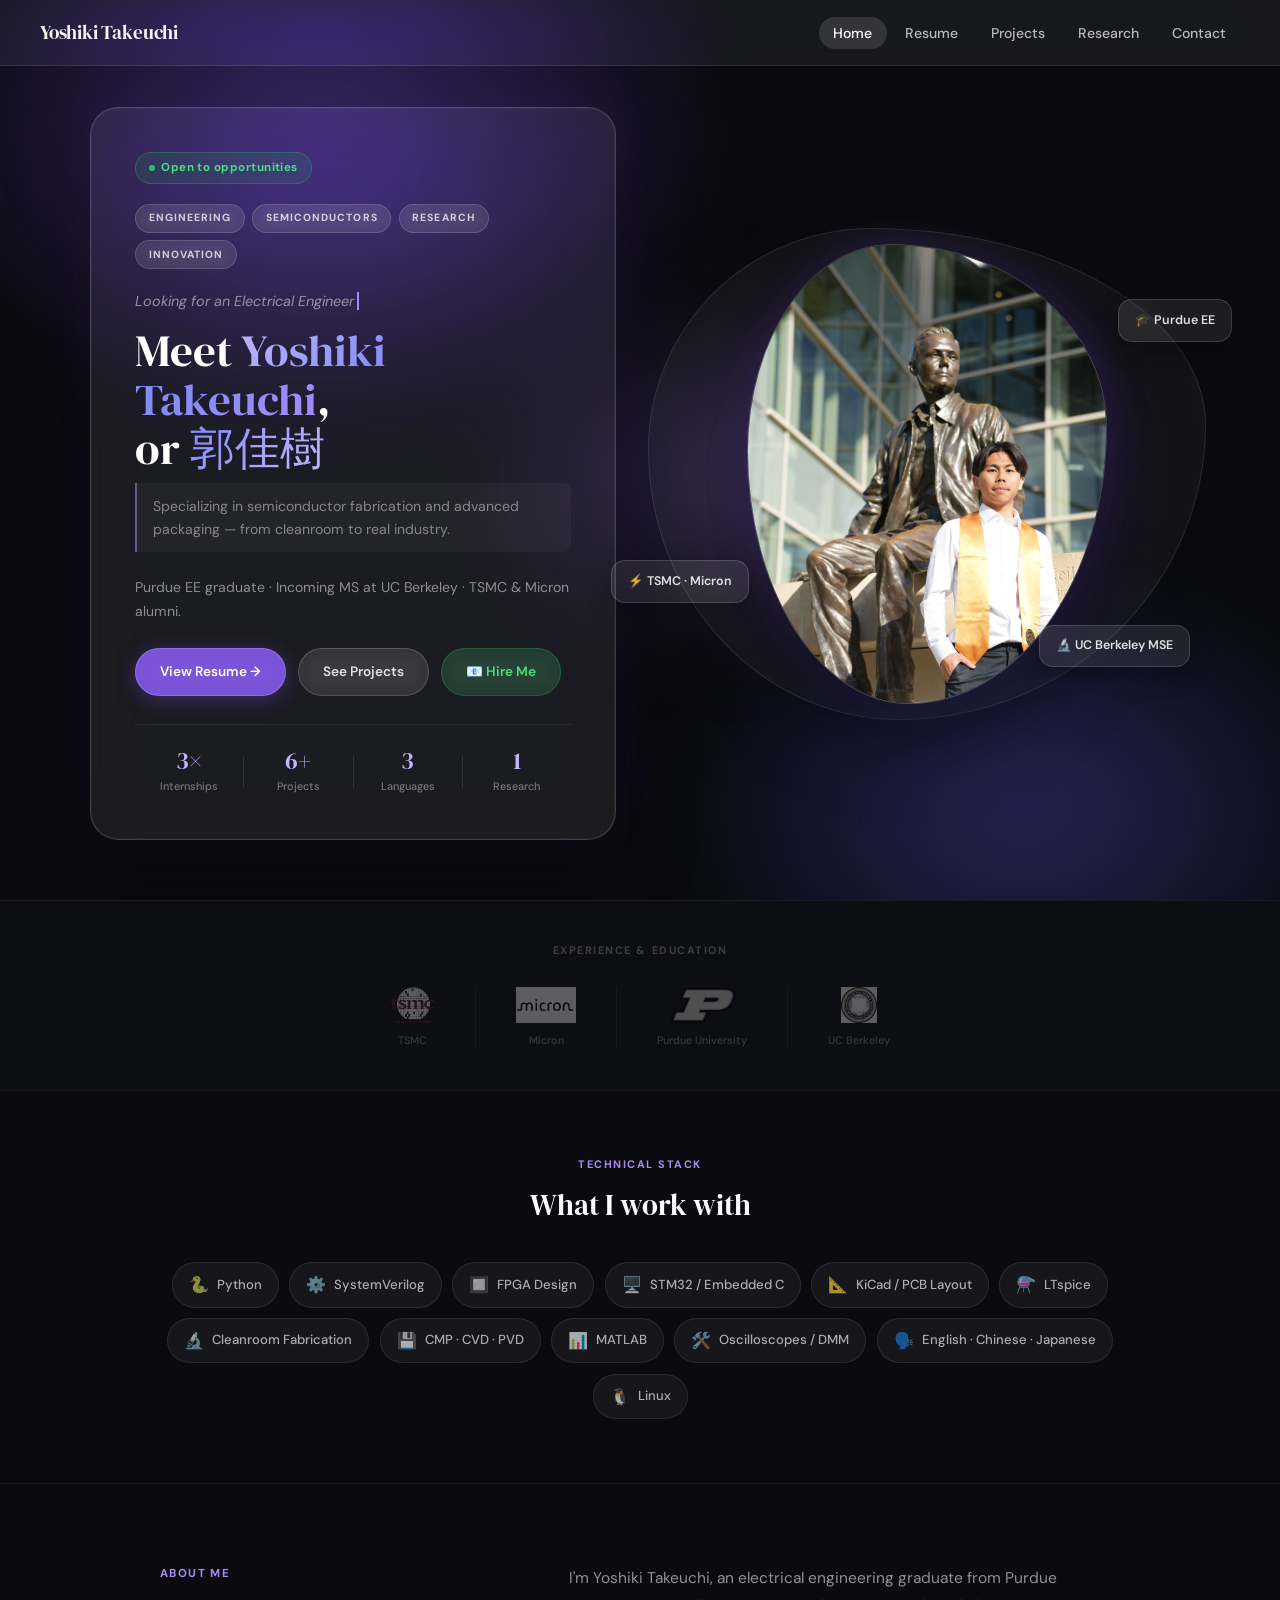
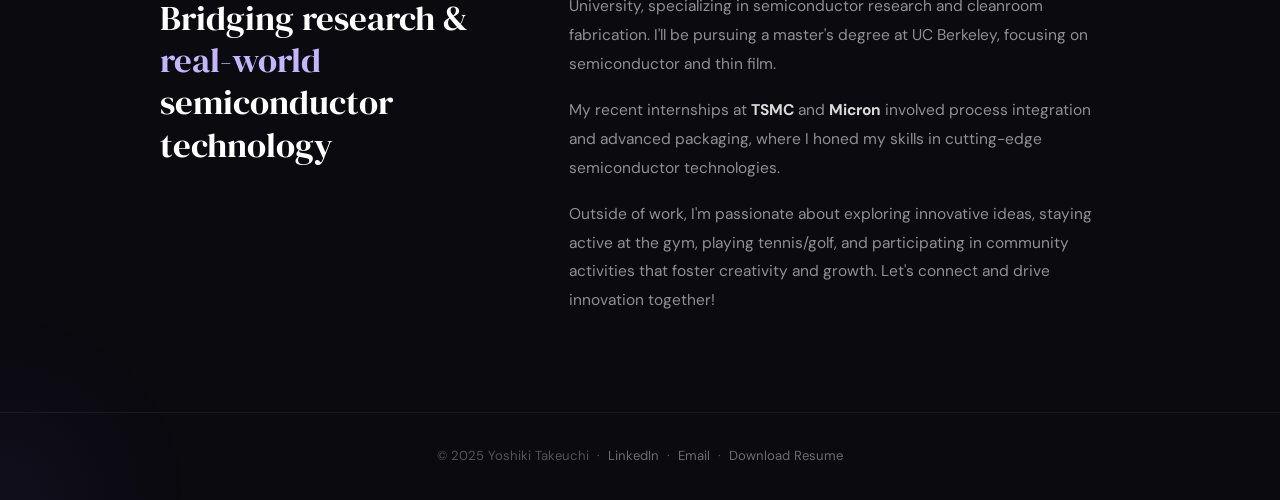
<file: index.html>
<!DOCTYPE html>
<html lang="en">
<head>
  <meta charset="UTF-8" />
  <meta name="viewport" content="width=device-width, initial-scale=1.0" />
  <title>Yoshiki Takeuchi — Electrical Engineer</title>
  <link rel="stylesheet" href="styles.css" />
  <link href="https://fonts.googleapis.com/css2?family=DM+Sans:wght@400;500;600;700&family=DM+Serif+Display:ital@0;1&display=swap" rel="stylesheet">
  <style>
    * { margin: 0; padding: 0; box-sizing: border-box; }
    body { background: #0a0a0f; color: #fff; font-family: 'DM Sans', sans-serif; overflow-x: hidden; }

    /* ── Navbar ── */
    .navbar {
      position: fixed;
      top: 0; left: 0; right: 0;
      z-index: 200;
      display: flex;
      justify-content: space-between;
      align-items: center;
      padding: 1rem 2.5rem;
      background: rgba(255,255,255,0.06);
      backdrop-filter: blur(24px) saturate(180%);
      -webkit-backdrop-filter: blur(24px) saturate(180%);
      border-bottom: 1px solid rgba(255,255,255,0.1);
    }
    .navbar .logo {
      font-family: 'DM Serif Display', serif;
      font-size: 1.2rem;
      color: rgba(255,255,255,0.95);
    }
    .navbar ul { list-style: none; display: flex; gap: 0.25rem; margin: 0; padding: 0; }
    .navbar a {
      text-decoration: none;
      color: rgba(255,255,255,0.7);
      font-size: 0.88rem; font-weight: 500;
      padding: 0.45rem 0.9rem;
      border-radius: 100px;
      transition: all 0.2s ease;
    }
    .navbar a:hover, .navbar a.active {
      color: #fff;
      background: rgba(255,255,255,0.12);
    }
    .nav-toggle {
      display: none; flex-direction: column; gap: 5px;
      cursor: pointer; background: none; border: none; padding: 4px;
    }
    .nav-toggle span {
      display: block; width: 22px; height: 2px;
      background: rgba(255,255,255,0.8); border-radius: 2px;
    }

    /* ══════════════════════
       HERO
       ══════════════════════ */
    .hero {
      min-height: 100vh;
      position: relative;
      display: flex;
      align-items: center;
      justify-content: center;
      overflow: hidden;
      padding: 6rem 2rem 3rem;
    }

    .hero-bg { position: absolute; inset: 0; z-index: 0; background: #0a0a0f; }
    .hero-bg::before {
      content: '';
      position: absolute;
      top: -20%; left: -10%;
      width: 70%; height: 70%;
      background: radial-gradient(ellipse, rgba(107,70,193,0.5) 0%, transparent 65%);
      animation: bgFloat1 10s ease-in-out infinite alternate;
      filter: blur(40px);
    }
    .hero-bg::after {
      content: '';
      position: absolute;
      bottom: -20%; right: -10%;
      width: 60%; height: 60%;
      background: radial-gradient(ellipse, rgba(76,81,191,0.4) 0%, transparent 65%);
      animation: bgFloat2 12s ease-in-out infinite alternate;
      filter: blur(40px);
    }
    .hero-bg-extra {
      position: absolute;
      top: 30%; left: 35%;
      width: 45%; height: 45%;
      background: radial-gradient(ellipse, rgba(159,122,234,0.25) 0%, transparent 65%);
      animation: bgFloat3 8s ease-in-out infinite alternate;
      filter: blur(50px);
      pointer-events: none;
    }
    @keyframes bgFloat1 { from { transform: translate(0,0) scale(1); } to { transform: translate(8%,10%) scale(1.15); } }
    @keyframes bgFloat2 { from { transform: translate(0,0) scale(1); } to { transform: translate(-8%,-6%) scale(1.1); } }
    @keyframes bgFloat3 { from { transform: translate(0,0) scale(1); } to { transform: translate(5%,-8%) scale(1.2); } }

    .hero-inner {
      position: relative; z-index: 2;
      max-width: 1100px; width: 100%;
      display: grid;
      grid-template-columns: 1fr 1fr;
      gap: 3rem;
      align-items: center;
    }

    /* ── Glass card ── */
    .hero-card {
      background: rgba(255,255,255,0.07);
      backdrop-filter: blur(32px) saturate(160%);
      -webkit-backdrop-filter: blur(32px) saturate(160%);
      border: 1px solid rgba(255,255,255,0.15);
      border-radius: 28px;
      padding: 2.75rem;
      box-shadow: 0 0 0 1px rgba(255,255,255,0.05) inset, 0 32px 80px rgba(0,0,0,0.4), 0 0 60px rgba(107,70,193,0.15);
      animation: cardIn 0.9s cubic-bezier(0.34,1.2,0.64,1) both;
    }
    @keyframes cardIn {
      from { opacity: 0; transform: translateY(30px) scale(0.97); }
      to   { opacity: 1; transform: translateY(0) scale(1); }
    }

    .tags { display: flex; flex-wrap: wrap; gap: 0.45rem; margin-bottom: 1.25rem; }
    .tags span {
      background: rgba(255,255,255,0.08);
      border: 1px solid rgba(255,255,255,0.15);
      color: rgba(255,255,255,0.75);
      font-size: 0.65rem; font-weight: 700; letter-spacing: 0.1em;
      padding: 0.3rem 0.8rem; border-radius: 100px; text-transform: uppercase;
      backdrop-filter: blur(10px); transition: all 0.2s ease;
    }
    .tags span:hover { background: rgba(107,70,193,0.4); color: #fff; border-color: rgba(107,70,193,0.6); }

    /* Open to work badge */
    .open-badge {
      display: inline-flex;
      align-items: center;
      gap: 0.4rem;
      background: rgba(34,197,94,0.12);
      border: 1px solid rgba(34,197,94,0.3);
      color: #4ade80;
      font-size: 0.72rem;
      font-weight: 700;
      padding: 0.3rem 0.8rem;
      border-radius: 100px;
      margin-bottom: 1.25rem;
      letter-spacing: 0.04em;
    }
    .open-dot {
      width: 6px; height: 6px;
      border-radius: 50%;
      background: #22c55e;
      animation: pulse 2s infinite;
    }
    @keyframes pulse {
      0%,100% { box-shadow: 0 0 0 0 rgba(34,197,94,0.4); }
      50%      { box-shadow: 0 0 0 5px rgba(34,197,94,0); }
    }

    .hero-subtitle {
      font-size: 0.9rem; color: rgba(255,255,255,0.5);
      margin-bottom: 0.75rem; min-height: 1.4rem; font-style: italic;
    }

    .hero-card h1 {
      font-family: 'DM Serif Display', serif;
      font-size: clamp(2.2rem, 3.5vw, 3.2rem);
      font-weight: 400; line-height: 1.1;
      color: #fff; margin-bottom: 0.6rem;
    }

    /* One-liner tagline */
    .hero-tagline {
      font-size: 0.88rem;
      color: rgba(255,255,255,0.45);
      line-height: 1.6;
      margin-bottom: 1.5rem;
      padding: 0.75rem 1rem;
      background: rgba(255,255,255,0.04);
      border-left: 2px solid rgba(167,139,250,0.5);
      border-radius: 0 8px 8px 0;
    }

    .gradient-text {
      background: linear-gradient(135deg, #c4b5fd, #818cf8, #a78bfa);
      -webkit-background-clip: text; -webkit-text-fill-color: transparent; background-clip: text;
    }
    .gradient-text-alt {
      background: linear-gradient(135deg, #818cf8, #c4b5fd);
      -webkit-background-clip: text; -webkit-text-fill-color: transparent; background-clip: text;
    }

    .hero-bio {
      font-size: 0.88rem; color: rgba(255,255,255,0.5);
      line-height: 1.7; margin-bottom: 1.5rem;
    }

    .buttons { display: flex; gap: 0.75rem; flex-wrap: wrap; margin-bottom: 1.75rem; }

    .btn-glass-primary {
      background: rgba(139,92,246,0.85); backdrop-filter: blur(10px);
      color: #fff; padding: 0.7rem 1.5rem; border-radius: 100px;
      font-weight: 600; font-size: 0.85rem; text-decoration: none;
      border: 1px solid rgba(167,139,250,0.5);
      box-shadow: 0 4px 20px rgba(107,70,193,0.4);
      transition: all 0.25s ease;
    }
    .btn-glass-primary:hover { background: rgba(139,92,246,1); transform: translateY(-2px); box-shadow: 0 8px 30px rgba(107,70,193,0.6); }

    .btn-glass-outline {
      background: rgba(255,255,255,0.07); backdrop-filter: blur(10px);
      color: rgba(255,255,255,0.85); padding: 0.7rem 1.5rem; border-radius: 100px;
      font-weight: 600; font-size: 0.85rem; text-decoration: none;
      border: 1px solid rgba(255,255,255,0.18); transition: all 0.25s ease;
    }
    .btn-glass-outline:hover { background: rgba(255,255,255,0.12); transform: translateY(-2px); }

    .btn-glass-hire {
      background: rgba(34,197,94,0.15); backdrop-filter: blur(10px);
      color: #4ade80; padding: 0.7rem 1.5rem; border-radius: 100px;
      font-weight: 600; font-size: 0.85rem; text-decoration: none;
      border: 1px solid rgba(34,197,94,0.3); transition: all 0.25s ease;
    }
    .btn-glass-hire:hover { background: rgba(34,197,94,0.25); transform: translateY(-2px); box-shadow: 0 8px 20px rgba(34,197,94,0.2); }

    /* Stats */
    .hero-stats { display: flex; gap: 0; align-items: center; padding-top: 1.5rem; border-top: 1px solid rgba(255,255,255,0.08); }
    .stat { flex: 1; display: flex; flex-direction: column; align-items: center; text-align: center; }
    .stat-number { font-family: 'DM Serif Display', serif; font-size: 1.5rem; color: #c4b5fd; line-height: 1; }
    .stat-label { font-size: 0.68rem; color: rgba(255,255,255,0.4); font-weight: 500; margin-top: 0.25rem; white-space: nowrap; }
    .stat-divider { width: 1px; height: 32px; background: rgba(255,255,255,0.1); }

    /* ── Image panel ── */
    .hero-image-panel {
      position: relative; display: flex;
      justify-content: center; align-items: center;
      animation: imgIn 1s cubic-bezier(0.34,1.2,0.64,1) 0.15s both;
    }
    @keyframes imgIn { from { opacity: 0; transform: translateY(40px) scale(0.95); } to { opacity: 1; transform: translateY(0) scale(1); } }

    .hero-image-panel::before {
      content: ''; position: absolute; inset: -16px;
      border-radius: 40% 60% 55% 45% / 45% 40% 60% 55%;
      background: rgba(255,255,255,0.04);
      border: 1px solid rgba(255,255,255,0.1);
      backdrop-filter: blur(8px);
      animation: morphBlob 9s ease-in-out infinite; z-index: 0;
    }
    .hero-image-panel::after {
      content: ''; position: absolute; inset: 20px;
      border-radius: 40% 60% 55% 45% / 45% 40% 60% 55%;
      background: radial-gradient(ellipse, rgba(107,70,193,0.5) 0%, transparent 70%);
      filter: blur(30px);
      animation: morphBlob 9s ease-in-out infinite; z-index: 0;
    }
    .hero-image-panel img {
      position: relative; z-index: 1;
      width: 85%; max-width: 360px; height: 460px;
      object-fit: cover; object-position: center top;
      border-radius: 40% 60% 55% 45% / 45% 40% 60% 55%;
      border: 1px solid rgba(255,255,255,0.2);
      box-shadow: 0 30px 80px rgba(0,0,0,0.5), 0 0 40px rgba(107,70,193,0.3);
      animation: morphBlob 9s ease-in-out infinite, floatImg 6s ease-in-out infinite;
    }
    @keyframes morphBlob {
      0%,100% { border-radius: 40% 60% 55% 45% / 45% 40% 60% 55%; }
      33%      { border-radius: 58% 42% 40% 60% / 60% 55% 45% 40%; }
      66%      { border-radius: 45% 55% 60% 40% / 40% 60% 45% 55%; }
    }
    @keyframes floatImg {
      0%,100% { transform: translateY(0) rotate(0deg); }
      50%      { transform: translateY(-12px) rotate(0.5deg); }
    }

    .chip {
      position: absolute;
      background: rgba(255,255,255,0.08); backdrop-filter: blur(16px);
      border: 1px solid rgba(255,255,255,0.15); border-radius: 14px;
      padding: 0.6rem 1rem; font-size: 0.78rem; font-weight: 600;
      color: rgba(255,255,255,0.85); box-shadow: 0 8px 24px rgba(0,0,0,0.3);
      white-space: nowrap; z-index: 3; animation: floatChip 4s ease-in-out infinite;
    }
    .chip-1 { top: 12%; right: -8%; animation-delay: 0s; }
    .chip-2 { bottom: 22%; left: -10%; animation-delay: 1.5s; }
    .chip-3 { bottom: 8%; right: 0%; animation-delay: 0.8s; }
    @keyframes floatChip { 0%,100% { transform: translateY(0); } 50% { transform: translateY(-7px); } }

    /* ══════════════════════
       COMPANY LOGOS BAR
       ══════════════════════ */
    .logos-section {
      background: #0d0d14;
      padding: 2.5rem 2rem;
      border-top: 1px solid rgba(255,255,255,0.05);
      border-bottom: 1px solid rgba(255,255,255,0.05);
    }

    .logos-inner {
      max-width: 960px;
      margin: 0 auto;
    }

    .logos-label {
      text-align: center;
      font-size: 0.68rem;
      font-weight: 700;
      letter-spacing: 0.14em;
      text-transform: uppercase;
      color: rgba(255,255,255,0.2);
      margin-bottom: 1.75rem;
    }

    .logos-row {
      display: flex;
      align-items: center;
      justify-content: center;
      gap: 0;
      flex-wrap: wrap;
    }

    .logo-item {
      display: flex;
      flex-direction: column;
      align-items: center;
      gap: 0.5rem;
      padding: 0 2.5rem;
      border-right: 1px solid rgba(255,255,255,0.07);
      transition: opacity 0.3s ease;
      opacity: 0.55;
    }

    .logo-item:last-child { border-right: none; }
    .logo-item:hover { opacity: 1; }

    .logo-item img {
      height: 36px;
      width: auto;
      object-fit: contain;
      filter: brightness(1.1) saturate(0.2) contrast(1.1);
      opacity: 0.6;
      transition: all 0.3s ease;
    }

    .logo-item:hover img {
      filter: brightness(1.2) saturate(1) contrast(1);
      opacity: 1;
    }

    .logo-item span {
      font-size: 0.68rem;
      color: rgba(255,255,255,0.3);
      font-weight: 500;
      white-space: nowrap;
    }

    /* ══════════════════════
       SKILLS ROW
       ══════════════════════ */
    .skills-section {
      background: #0a0a0f;
      padding: 4rem 2rem;
    }

    .skills-inner {
      max-width: 960px;
      margin: 0 auto;
    }

    .skills-header {
      text-align: center;
      margin-bottom: 2rem;
    }

    .skills-header p {
      font-size: 0.68rem;
      font-weight: 700;
      letter-spacing: 0.14em;
      text-transform: uppercase;
      color: #a78bfa;
      margin-bottom: 0.5rem;
    }

    .skills-header h2 {
      font-family: 'DM Serif Display', serif;
      font-size: 1.8rem;
      font-weight: 400;
      color: #fff;
    }

    .skills-grid {
      display: flex;
      flex-wrap: wrap;
      gap: 0.65rem;
      justify-content: center;
    }

    .skill-chip {
      display: flex;
      align-items: center;
      gap: 0.5rem;
      background: rgba(255,255,255,0.05);
      border: 1px solid rgba(255,255,255,0.09);
      color: rgba(255,255,255,0.65);
      font-size: 0.82rem;
      font-weight: 500;
      padding: 0.5rem 1rem;
      border-radius: 100px;
      transition: all 0.2s ease;
      cursor: default;
    }

    .skill-chip:hover {
      background: rgba(139,92,246,0.15);
      border-color: rgba(167,139,250,0.3);
      color: #c4b5fd;
      transform: translateY(-2px);
    }

    .skill-chip .skill-icon { font-size: 1rem; }

    /* ══════════════════════
       FEATURED PROJECT
       ══════════════════════ */
    .featured-section {
      background: #0d0d14;
      padding: 4rem 2rem;
      border-top: 1px solid rgba(255,255,255,0.05);
    }

    .featured-inner {
      max-width: 960px;
      margin: 0 auto;
    }

    .featured-label {
      font-size: 0.68rem;
      font-weight: 700;
      letter-spacing: 0.14em;
      text-transform: uppercase;
      color: #a78bfa;
      margin-bottom: 0.5rem;
      text-align: center;
    }

    .featured-header {
      font-family: 'DM Serif Display', serif;
      font-size: 1.8rem;
      font-weight: 400;
      color: #fff;
      text-align: center;
      margin-bottom: 2rem;
    }

    .featured-card {
      display: grid;
      grid-template-columns: 1fr 1fr;
      gap: 0;
      border-radius: 24px;
      overflow: hidden;
      background: rgba(255,255,255,0.04);
      border: 1px solid rgba(255,255,255,0.1);
      box-shadow: 0 20px 60px rgba(0,0,0,0.4);
      transition: box-shadow 0.3s ease, border-color 0.3s ease;
    }

    .featured-card:hover {
      border-color: rgba(167,139,250,0.25);
      box-shadow: 0 30px 80px rgba(0,0,0,0.5), 0 0 40px rgba(107,70,193,0.15);
    }

    .featured-img {
      position: relative;
      overflow: hidden;
    }

    .featured-img img {
      width: 100%; height: 100%;
      object-fit: cover;
      filter: brightness(0.6) saturate(0.8);
      transition: transform 0.6s ease, filter 0.4s ease;
      display: block;
    }

    .featured-card:hover .featured-img img {
      transform: scale(1.04);
      filter: brightness(0.75) saturate(1);
    }

    .featured-img::after {
      content: '';
      position: absolute; inset: 0;
      background: linear-gradient(to right, transparent 60%, rgba(13,13,20,0.8));
    }

    .featured-body {
      padding: 2.5rem;
      display: flex;
      flex-direction: column;
      justify-content: center;
    }

    .featured-tag {
      display: inline-block;
      font-size: 0.65rem; font-weight: 700;
      letter-spacing: 0.1em; text-transform: uppercase;
      color: #a78bfa;
      background: rgba(167,139,250,0.12);
      border: 1px solid rgba(167,139,250,0.22);
      padding: 0.25rem 0.7rem; border-radius: 100px;
      margin-bottom: 1rem;
    }

    .featured-title {
      font-family: 'DM Serif Display', serif;
      font-size: 1.4rem; font-weight: 400;
      color: #fff; line-height: 1.3;
      margin-bottom: 0.85rem;
    }

    .featured-desc {
      font-size: 0.88rem;
      line-height: 1.75;
      color: rgba(255,255,255,0.5);
      margin-bottom: 1.5rem;
    }

    .featured-skills {
      display: flex; flex-wrap: wrap; gap: 0.4rem;
      margin-bottom: 1.5rem;
    }

    .featured-skills span {
      background: rgba(255,255,255,0.06);
      border: 1px solid rgba(255,255,255,0.09);
      color: rgba(255,255,255,0.5);
      font-size: 0.72rem; font-weight: 500;
      padding: 0.2rem 0.65rem; border-radius: 6px;
    }

    /* ══════════════════════
       ABOUT SECTION
       ══════════════════════ */
    .about {
      background: #0a0a0f;
      padding: 5rem 2rem;
      border-top: 1px solid rgba(255,255,255,0.06);
    }

    .about-inner {
      max-width: 960px; margin: 0 auto;
      display: grid; grid-template-columns: 1fr 1.6fr;
      gap: 4rem; align-items: start;
    }

    .about-label {
      font-size: 0.72rem; font-weight: 700;
      letter-spacing: 0.12em; text-transform: uppercase;
      color: #a78bfa; margin-bottom: 0.85rem;
    }

    .about-left h2 {
      font-family: 'DM Serif Display', serif;
      font-size: 2.2rem; font-weight: 400;
      color: #fff; line-height: 1.2;
    }
    .about-left h2 span { color: #c4b5fd; }

    .about-right p {
      font-size: 0.97rem; line-height: 1.85;
      color: rgba(255,255,255,0.55); margin-bottom: 1.1rem;
    }
    .about-right p strong { color: rgba(255,255,255,0.85); }

    /* ── Scroll reveal ── */
    .reveal { opacity: 0; transform: translateY(24px); transition: opacity 0.6s ease, transform 0.6s ease; }
    .reveal.visible { opacity: 1; transform: translateY(0); }

    /* ── Footer ── */
    .site-footer {
      text-align: center;
      padding: 2rem;
      border-top: 1px solid rgba(255,255,255,0.06);
      color: rgba(255,255,255,0.3);
      font-size: 0.82rem;
      background: #0a0a0f;
    }
    .site-footer a { color: rgba(255,255,255,0.4); text-decoration: none; transition: color 0.2s ease; }
    .site-footer a:hover { color: #a78bfa; }

    /* ── Responsive ── */
    @media (max-width: 900px) {
      .hero-inner { grid-template-columns: 1fr; gap: 2.5rem; text-align: center; }
      .tags, .buttons { justify-content: center; }
      .hero-bio { margin: 0 auto 1.5rem; }
      .hero-image-panel { max-width: 280px; margin: 0 auto; }
      .hero-image-panel img { height: 340px; }
      .chip-1 { right: -2%; } .chip-2 { left: -2%; }
      .about-inner { grid-template-columns: 1fr; gap: 2rem; }
      .featured-card { grid-template-columns: 1fr; }
      .featured-img { height: 220px; }
      .logo-item { padding: 0 1.5rem; }
    }

    @media (max-width: 600px) {
      .navbar { padding: 0.85rem 1.25rem; }
      .nav-toggle { display: flex; }
      .navbar nav {
        display: none; position: absolute;
        top: 60px; left: 0; right: 0;
        background: rgba(10,10,15,0.95);
        backdrop-filter: blur(20px);
        padding: 1rem 0;
        border-bottom: 1px solid rgba(255,255,255,0.08);
        z-index: 99;
      }
      .navbar nav.open { display: block; }
      .navbar ul { flex-direction: column; gap: 0; align-items: center; }
      .navbar ul li { width: 100%; text-align: center; }
      .navbar a { display: block; padding: 0.85rem 1rem; border-radius: 0; }
      .hero { padding: 5rem 1rem 2.5rem; }
      .hero-card { padding: 1.75rem; border-radius: 20px; }
      .hero-card h1 { font-size: 2rem; }
      .hero-image-panel img { height: 280px; }
      .chip { display: none; }
      .about { padding: 3rem 1.25rem; }
      .about-left h2 { font-size: 1.8rem; }
      .logo-item { padding: 0 1rem; }
      .logos-row { gap: 0.5rem; }
      .featured-body { padding: 1.5rem; }
    }

    @media (max-height: 500px) and (orientation: landscape) {
      .hero { padding: 4rem 1.5rem 1.5rem; }
      .hero-inner { grid-template-columns: 1fr 1fr; text-align: left; }
      .tags, .buttons { justify-content: flex-start; }
      .hero-image-panel img { height: 200px; }
      .chip { display: none; }
    }
  </style>
</head>
<body>

  <!-- Navbar -->
  <header class="navbar">
    <div class="logo">Yoshiki Takeuchi</div>
    <button class="nav-toggle" id="nav-toggle" aria-label="Toggle menu">
      <span></span><span></span><span></span>
    </button>
    <nav id="main-nav">
      <ul>
        <li><a href="index.html" class="nav-link">Home</a></li>
        <li><a href="resume.html" class="nav-link">Resume</a></li>
        <li><a href="projects.html" class="nav-link">Projects</a></li>
        <li><a href="research.html" class="nav-link">Research</a></li>
        <li><a href="contact.html" class="nav-link">Contact</a></li>
      </ul>
    </nav>
  </header>

  <!-- ══ HERO ══ -->
  <section class="hero">
    <div class="hero-bg"><div class="hero-bg-extra"></div></div>
    <div class="hero-inner">

      <!-- Left glass card -->
      <div class="hero-card">

        <!-- Open to work badge -->
        <div class="open-badge">
          <span class="open-dot"></span>
          Open to opportunities
        </div>

        <div class="tags">
          <span>Engineering</span>
          <span>Semiconductors</span>
          <span>Research</span>
          <span>Innovation</span>
        </div>

        <p class="hero-subtitle"><span id="typed-text" class="typed-word"></span></p>

        <h1>
          Meet <span class="gradient-text">Yoshiki<br>Takeuchi</span>,<br>
          or <span class="gradient-text-alt">郭佳樹</span>
        </h1>

        <!-- One-liner tagline -->
        <p class="hero-tagline">
          Specializing in semiconductor fabrication and advanced packaging — from cleanroom to real industry.
        </p>

        <p class="hero-bio">
          Purdue EE graduate · Incoming MS at UC Berkeley · TSMC &amp; Micron alumni.
        </p>

        <div class="buttons">
          <a href="resume.html" class="btn-glass-primary">View Resume →</a>
          <a href="projects.html" class="btn-glass-outline">See Projects</a>
          <a href="contact.html" class="btn-glass-hire">📧 Hire Me</a>
        </div>

        <div class="hero-stats">
          <div class="stat">
            <span class="stat-number">3×</span>
            <span class="stat-label">Internships</span>
          </div>
          <div class="stat-divider"></div>
          <div class="stat">
            <span class="stat-number">6+</span>
            <span class="stat-label">Projects</span>
          </div>
          <div class="stat-divider"></div>
          <div class="stat">
            <span class="stat-number">3</span>
            <span class="stat-label">Languages</span>
          </div>
          <div class="stat-divider"></div>
          <div class="stat">
            <span class="stat-number">1</span>
            <span class="stat-label">Research</span>
          </div>
        </div>
      </div>

      <!-- Right: image -->
      <div class="hero-image-panel">
        <img src="assets/images/profile_pic.jpg" alt="Yoshiki Takeuchi" />
        <div class="chip chip-1">🎓 Purdue EE</div>
        <div class="chip chip-2">⚡ TSMC · Micron</div>
        <div class="chip chip-3">🔬 UC Berkeley MSE</div>
      </div>

    </div>
  </section>

  <!-- ══ COMPANY LOGOS BAR ══ -->
  <section class="logos-section reveal">
    <div class="logos-inner">
      <p class="logos-label">Experience & Education</p>
      <div class="logos-row">

        <div class="logo-item">
          <img src="assets/images/Tsmc.svg.png" alt="TSMC">
          <span>TSMC</span>
        </div>

        <div class="logo-item">
          <img src="assets/images/Micron-Logo.png" alt="Micron">
          <span>Micron</span>
        </div>

        <div class="logo-item">
          <img src="assets/images/Purdue_Boilermakers_logo.svg.png" alt="Purdue">
          <span>Purdue University</span>
        </div>

        <div class="logo-item">
          <img src="assets/images/cal_logo.png" alt="UC Berkeley">
          <span>UC Berkeley</span>
        </div>

      </div>
    </div>
  </section>

  <!-- ══ SKILLS ROW ══ -->
  <section class="skills-section reveal">
    <div class="skills-inner">
      <div class="skills-header">
        <p>Technical Stack</p>
        <h2>What I work with</h2>
      </div>
      <div class="skills-grid">
        <div class="skill-chip"><span class="skill-icon">🐍</span> Python</div>
        <div class="skill-chip"><span class="skill-icon">⚙️</span> SystemVerilog</div>
        <div class="skill-chip"><span class="skill-icon">🔲</span> FPGA Design</div>
        <div class="skill-chip"><span class="skill-icon">🖥️</span> STM32 / Embedded C</div>
        <div class="skill-chip"><span class="skill-icon">📐</span> KiCad / PCB Layout</div>
        <div class="skill-chip"><span class="skill-icon">⚗️</span> LTspice</div>
        <div class="skill-chip"><span class="skill-icon">🔬</span> Cleanroom Fabrication</div>
        <div class="skill-chip"><span class="skill-icon">💾</span> CMP · CVD · PVD</div>
        <div class="skill-chip"><span class="skill-icon">📊</span> MATLAB</div>
        <div class="skill-chip"><span class="skill-icon">🛠️</span> Oscilloscopes / DMM</div>
        <div class="skill-chip"><span class="skill-icon">🗣️</span> English · Chinese · Japanese</div>
        <div class="skill-chip"><span class="skill-icon">🐧</span> Linux</div>
      </div>
    </div>
  </section>

  <!-- ══ FEATURED PROJECT ══
  <section class="featured-section reveal">
    <div class="featured-inner">
      <p class="featured-label">Featured Work</p>
      <h2 class="featured-header">Best Project</h2>

      <div class="featured-card">
        <div class="featured-img">
          <img src="assets/images/EEG_Pic.png" alt="EEG BCI Project">
        </div>
        <div class="featured-body">
          <span class="featured-tag">ECE49022 · Senior Design</span>
          <h3 class="featured-title">Multichannel EEG-Based Brain-Computer Interface</h3>
          <p class="featured-desc">Developed a real-time BCI system using EEG signals to enable hands-free device control for individuals with physical disabilities. Designed custom PCB, signal processing pipeline, and microcontroller firmware end-to-end.</p>
          <div class="featured-skills">
            <span>PCB Design</span>
            <span>Microprocessor</span>
            <span>Signal Processing</span>
            <span>EEG</span>
          </div>
          <div style="display:flex; gap:0.75rem; flex-wrap:wrap;">
            <a href="assets/docs/Final Design Review.pdf" target="_blank" class="btn-glass-primary" style="font-size:0.82rem; padding:0.55rem 1.25rem;">📽 View Demo</a>
            <a href="projects.html" class="btn-glass-outline" style="font-size:0.82rem; padding:0.55rem 1.25rem;">All Projects →</a>
          </div>
        </div>
      </div>

    </div>
  </section> -->

  <!-- ══ ABOUT ══ -->
  <section class="about reveal">
    <div class="about-inner">
      <div class="about-left">
        <p class="about-label">About Me</p>
        <h2>Bridging research &amp; <span>real-world</span> semiconductor technology</h2>
      </div>
      <div class="about-right">
        <p>I'm Yoshiki Takeuchi, an electrical engineering graduate from Purdue University, specializing in semiconductor research and cleanroom fabrication. I'll be pursuing a master's degree at UC Berkeley, focusing on semiconductor and thin film.</p>
        <p>My recent internships at <strong>TSMC</strong> and <strong>Micron</strong> involved process integration and advanced packaging, where I honed my skills in cutting-edge semiconductor technologies.</p>
        <p>Outside of work, I'm passionate about exploring innovative ideas, staying active at the gym, playing tennis/golf, and participating in community activities that foster creativity and growth. Let's connect and drive innovation together!</p>
      </div>
    </div>
  </section>

  <!-- Footer -->
  <footer class="site-footer">
    © 2025 Yoshiki Takeuchi &nbsp;·&nbsp;
    <a href="https://www.linkedin.com/in/yoshiki-takeuchi-6a8500245" target="_blank">LinkedIn</a> &nbsp;·&nbsp;
    <a href="mailto:ytakeuch92416@gmail.com">Email</a> &nbsp;·&nbsp;
    <a href="assets/docs/Internship_Resume_Yoshiki_Takeuchi.pdf" download>Download Resume</a>
  </footer>

  <script src="assets/js/main.js"></script>
</body>
</html>
</file>
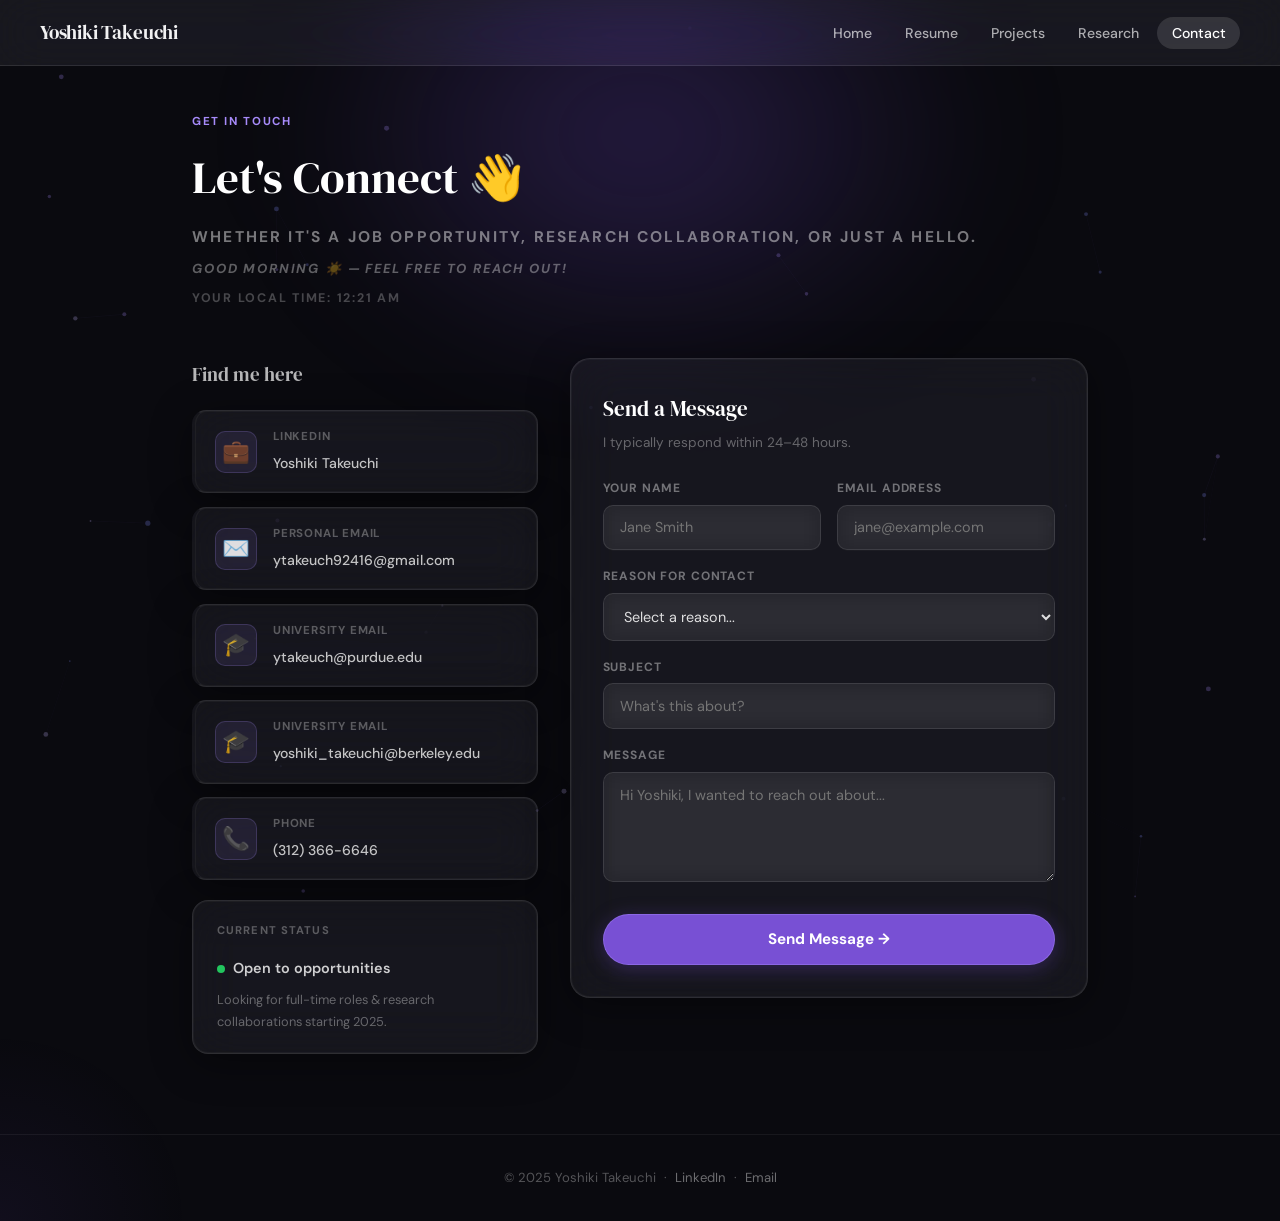
<file: contact.html>
<!DOCTYPE html>
<html lang="en">
<head>
  <meta charset="UTF-8">
  <meta name="viewport" content="width=device-width, initial-scale=1.0">
  <title>Contact — Yoshiki Takeuchi</title>
  <link href="https://fonts.googleapis.com/css2?family=DM+Sans:wght@400;500;600;700&family=DM+Serif+Display:ital@0;1&display=swap" rel="stylesheet">
  <link rel="stylesheet" href="styles.css">
  <style>
    body::before {
      content: '';
      position: fixed;
      top: -15%; left: 20%;
      width: 60%; height: 60%;
      background: radial-gradient(ellipse, rgba(107,70,193,0.3) 0%, transparent 65%);
      filter: blur(60px);
      pointer-events: none; z-index: 0;
    }

    .page-wrapper {
      position: relative; z-index: 1;
      max-width: 960px;
      display: grid;
      grid-template-columns: 1fr 1.5fr;
      gap: 2rem;
      align-items: start;
      padding-top: 7rem;
      padding-bottom: 5rem;
    }

    /* ── Page title above grid ── */
    .contact-header {
      grid-column: 1 / -1;
      margin-bottom: 0.5rem;
    }
    .contact-header p { color: #a78bfa; font-size: 0.72rem; font-weight: 700; letter-spacing: 0.14em; text-transform: uppercase; margin-bottom: 0.5rem; }
    .contact-header h1 { font-family: 'DM Serif Display', serif; font-size: 2.8rem; font-weight: 400; color: #fff; }
    .contact-header .sub { font-size: 0.97rem; color: rgba(255,255,255,0.45); margin-top: 0.5rem; }

    /* ── Left: contact cards ── */
    .contact-left h2 {
      font-family: 'DM Serif Display', serif;
      font-size: 1.2rem;
      font-weight: 400;
      color: rgba(255,255,255,0.7);
      margin-bottom: 1.25rem;
    }

    .contact-card {
      display: flex;
      align-items: center;
      gap: 1rem;
      padding: 1rem 1.25rem;
      border-radius: 14px;
      margin-bottom: 0.85rem;
      text-decoration: none;
      color: inherit;
      border-left: 3px solid transparent;
      transition: all 0.25s ease;
    }
    .contact-card:hover {
      transform: translateX(5px);
      border-left-color: #a78bfa;
    }

    .contact-card .icon {
      font-size: 1.4rem;
      width: 42px; height: 42px;
      display: flex; align-items: center; justify-content: center;
      background: rgba(167,139,250,0.1);
      border: 1px solid rgba(167,139,250,0.2);
      border-radius: 10px;
      flex-shrink: 0;
    }

    .contact-card .card-info strong {
      display: block;
      font-size: 0.72rem;
      font-weight: 700;
      text-transform: uppercase;
      letter-spacing: 0.07em;
      color: rgba(255,255,255,0.3);
      margin-bottom: 0.15rem;
    }
    .contact-card .card-info span {
      font-size: 0.88rem;
      color: rgba(255,255,255,0.75);
      font-weight: 500;
    }

    /* Availability */
    .availability {
      padding: 1.25rem 1.5rem;
      border-radius: 16px;
      margin-top: 1.25rem;
    }
    .availability h3 {
      font-size: 0.7rem;
      font-weight: 700;
      text-transform: uppercase;
      letter-spacing: 0.1em;
      color: rgba(255,255,255,0.3);
      margin-bottom: 0.85rem;
    }
    .status-dot {
      display: inline-block;
      width: 8px; height: 8px;
      border-radius: 50%;
      background: #22c55e;
      margin-right: 0.5rem;
      animation: pulse 2s infinite;
    }
    @keyframes pulse {
      0%, 100% { box-shadow: 0 0 0 0 rgba(34,197,94,0.4); }
      50%       { box-shadow: 0 0 0 6px rgba(34,197,94,0); }
    }
    .status-text { font-size: 0.9rem; font-weight: 600; color: rgba(255,255,255,0.8); }
    .availability p.note { font-size: 0.8rem; color: rgba(255,255,255,0.35); margin-top: 0.5rem; }

    /* Greeting / time */
    #contact-greeting { font-size: 0.82rem; color: rgba(255,255,255,0.35); font-style: italic; margin-top: 0.35rem; }
    #visitor-time { font-size: 0.78rem; color: rgba(255,255,255,0.25); margin-top: 0.15rem; }

    /* ── Right: form ── */
    .contact-right {
      padding: 2rem;
      border-radius: 20px;
    }

    .contact-right h2 {
      font-family: 'DM Serif Display', serif;
      font-size: 1.3rem;
      font-weight: 400;
      color: #fff;
      margin-bottom: 0.3rem;
    }
    .contact-right p.form-sub { font-size: 0.85rem; color: rgba(255,255,255,0.35); margin-bottom: 1.5rem; }

    .form-group { margin-bottom: 1rem; }
    .form-group label {
      display: block; font-size: 0.75rem; font-weight: 700;
      color: rgba(255,255,255,0.4); margin-bottom: 0.4rem;
      text-transform: uppercase; letter-spacing: 0.07em;
    }
    .form-group input,
    .form-group textarea,
    .form-group select {
      width: 100%; padding: 0.8rem 1rem;
      border: 1px solid rgba(255,255,255,0.1);
      border-radius: 10px;
      font-size: 0.9rem;
      font-family: 'DM Sans', sans-serif;
      color: rgba(255,255,255,0.85);
      background: rgba(255,255,255,0.05);
      backdrop-filter: blur(10px);
      transition: border-color 0.25s ease, box-shadow 0.25s ease;
    }
    .form-group input:focus,
    .form-group textarea:focus,
    .form-group select:focus {
      outline: none;
      border-color: rgba(167,139,250,0.5);
      box-shadow: 0 0 0 3px rgba(107,70,193,0.15);
    }
    .form-group select option { background: #1a1a2e; color: #fff; }
    .form-group textarea { resize: vertical; min-height: 110px; }
    .form-row { display: grid; grid-template-columns: 1fr 1fr; gap: 1rem; }

    .submit-btn {
      width: 100%; padding: 0.9rem;
      background: rgba(139,92,246,0.85);
      color: white; font-size: 0.95rem; font-weight: 700;
      font-family: 'DM Sans', sans-serif; border: none;
      border: 1px solid rgba(167,139,250,0.4);
      border-radius: 100px; cursor: pointer;
      transition: all 0.25s ease; margin-top: 0.5rem;
      box-shadow: 0 4px 20px rgba(107,70,193,0.35);
    }
    .submit-btn:hover {
      background: rgba(139,92,246,1);
      transform: translateY(-2px);
      box-shadow: 0 8px 30px rgba(107,70,193,0.5);
    }

    .success-banner {
      display: none;
      background: rgba(34,197,94,0.1);
      border: 1px solid rgba(34,197,94,0.3);
      border-radius: 10px;
      padding: 0.9rem 1.25rem;
      margin-top: 1rem;
      text-align: center;
      color: #4ade80;
      font-weight: 600;
      font-size: 0.9rem;
    }

    /* ── Reveal ── */
    .reveal { opacity: 0; transform: translateY(24px); transition: opacity 0.6s ease, transform 0.6s ease; }
    .reveal.visible { opacity: 1; transform: translateY(0); }
    .reveal-delay-1 { transition-delay: 0.1s; }
    .reveal-delay-2 { transition-delay: 0.2s; }
    .reveal-delay-3 { transition-delay: 0.3s; }

    /* ── Responsive ── */
    @media (max-width: 800px) {
      .page-wrapper { grid-template-columns: 1fr; padding-top: 6rem; }
      .contact-header h1 { font-size: 2.2rem; }
    }
    @media (max-width: 600px) {
      .form-row { grid-template-columns: 1fr; }
      .contact-right { padding: 1.5rem; }
    }
  </style>
</head>
<body>

  <header class="navbar">
    <div class="logo">Yoshiki Takeuchi</div>
    <button class="nav-toggle" id="nav-toggle" aria-label="Toggle menu">
      <span></span><span></span><span></span>
    </button>
    <nav id="main-nav">
      <ul>
        <li><a href="index.html" class="nav-link">Home</a></li>
        <li><a href="resume.html" class="nav-link">Resume</a></li>
        <li><a href="projects.html" class="nav-link">Projects</a></li>
        <li><a href="research.html" class="nav-link">Research</a></li>
        <li><a href="contact.html" class="nav-link active">Contact</a></li>
      </ul>
    </nav>
  </header>

  <div class="page-wrapper">

    <!-- Page title -->
    <div class="contact-header reveal">
      <p>Get In Touch</p>
      <h1>Let's Connect 👋</h1>
      <p class="sub">Whether it's a job opportunity, research collaboration, or just a hello.</p>
      <p id="contact-greeting"></p>
      <p id="visitor-time"></p>
    </div>

    <!-- Left -->
    <div class="contact-left">
      <h2>Find me here</h2>

      <a href="https://www.linkedin.com/in/yoshiki-takeuchi-6a8500245" target="_blank" class="contact-card glass-card reveal">
        <div class="icon">💼</div>
        <div class="card-info"><strong>LinkedIn</strong><span>Yoshiki Takeuchi</span></div>
      </a>

      <a href="mailto:ytakeuch92416@gmail.com" class="contact-card glass-card reveal reveal-delay-1">
        <div class="icon">✉️</div>
        <div class="card-info"><strong>Personal Email</strong><span>ytakeuch92416@gmail.com</span></div>
      </a>

      <a href="mailto:ytakeuch@purdue.edu" class="contact-card glass-card reveal reveal-delay-2">
        <div class="icon">🎓</div>
        <div class="card-info"><strong>University Email</strong><span>ytakeuch@purdue.edu</span></div>
      </a>

      <a href="mailto:yoshiki_takeuchi@berkeley.edu" class="contact-card glass-card reveal reveal-delay-3">
        <div class="icon">🎓</div>
        <div class="card-info"><strong>University Email</strong><span>yoshiki_takeuchi@berkeley.edu</span></div>
      </a>

      <a href="tel:3123666646" class="contact-card glass-card reveal reveal-delay-4">
        <div class="icon">📞</div>
        <div class="card-info"><strong>Phone</strong><span>(312) 366-6646</span></div>
      </a>

      <div class="availability glass-card reveal">
        <h3>Current Status</h3>
        <div><span class="status-dot"></span><span class="status-text">Open to opportunities</span></div>
        <p class="note">Looking for full-time roles & research collaborations starting 2025.</p>
      </div>
    </div>

    <!-- Right: form -->
    <div class="contact-right glass-card reveal">
      <h2>Send a Message</h2>
      <p class="form-sub">I typically respond within 24–48 hours.</p>

      <form id="contact-form" action="https://formspree.io/f/myknqdwn" method="POST">
        <div class="form-row">
          <div class="form-group">
            <label for="name">Your Name</label>
            <input type="text" id="name" name="name" placeholder="Jane Smith" required>
          </div>
          <div class="form-group">
            <label for="email">Email Address</label>
            <input type="email" id="email" name="email" placeholder="jane@example.com" required>
          </div>
        </div>
        <div class="form-group">
          <label for="reason">Reason for Contact</label>
          <select id="reason" name="reason">
            <option value="">Select a reason...</option>
            <option value="job">Job Opportunity</option>
            <option value="internship">Internship</option>
            <option value="research">Research Collaboration</option>
            <option value="project">Project Inquiry</option>
            <option value="other">Just Saying Hi</option>
          </select>
        </div>
        <div class="form-group">
          <label for="subject">Subject</label>
          <input type="text" id="subject" name="subject" placeholder="What's this about?">
        </div>
        <div class="form-group">
          <label for="message">Message</label>
          <textarea id="message" name="message" placeholder="Hi Yoshiki, I wanted to reach out about..." required></textarea>
        </div>
        <button type="submit" class="submit-btn">Send Message →</button>
        <div class="success-banner" id="success-banner">✅ Message received! I'll get back to you soon.</div>
      </form>
    </div>

  </div>

  <footer class="site-footer">
    © 2025 Yoshiki Takeuchi &nbsp;·&nbsp;
    <a href="https://www.linkedin.com/in/yoshiki-takeuchi-6a8500245" target="_blank">LinkedIn</a> &nbsp;·&nbsp;
    <a href="mailto:ytakeuch92416@gmail.com">Email</a>
  </footer>

  <script src="assets/js/main.js"></script>
</body>
</html>
</file>
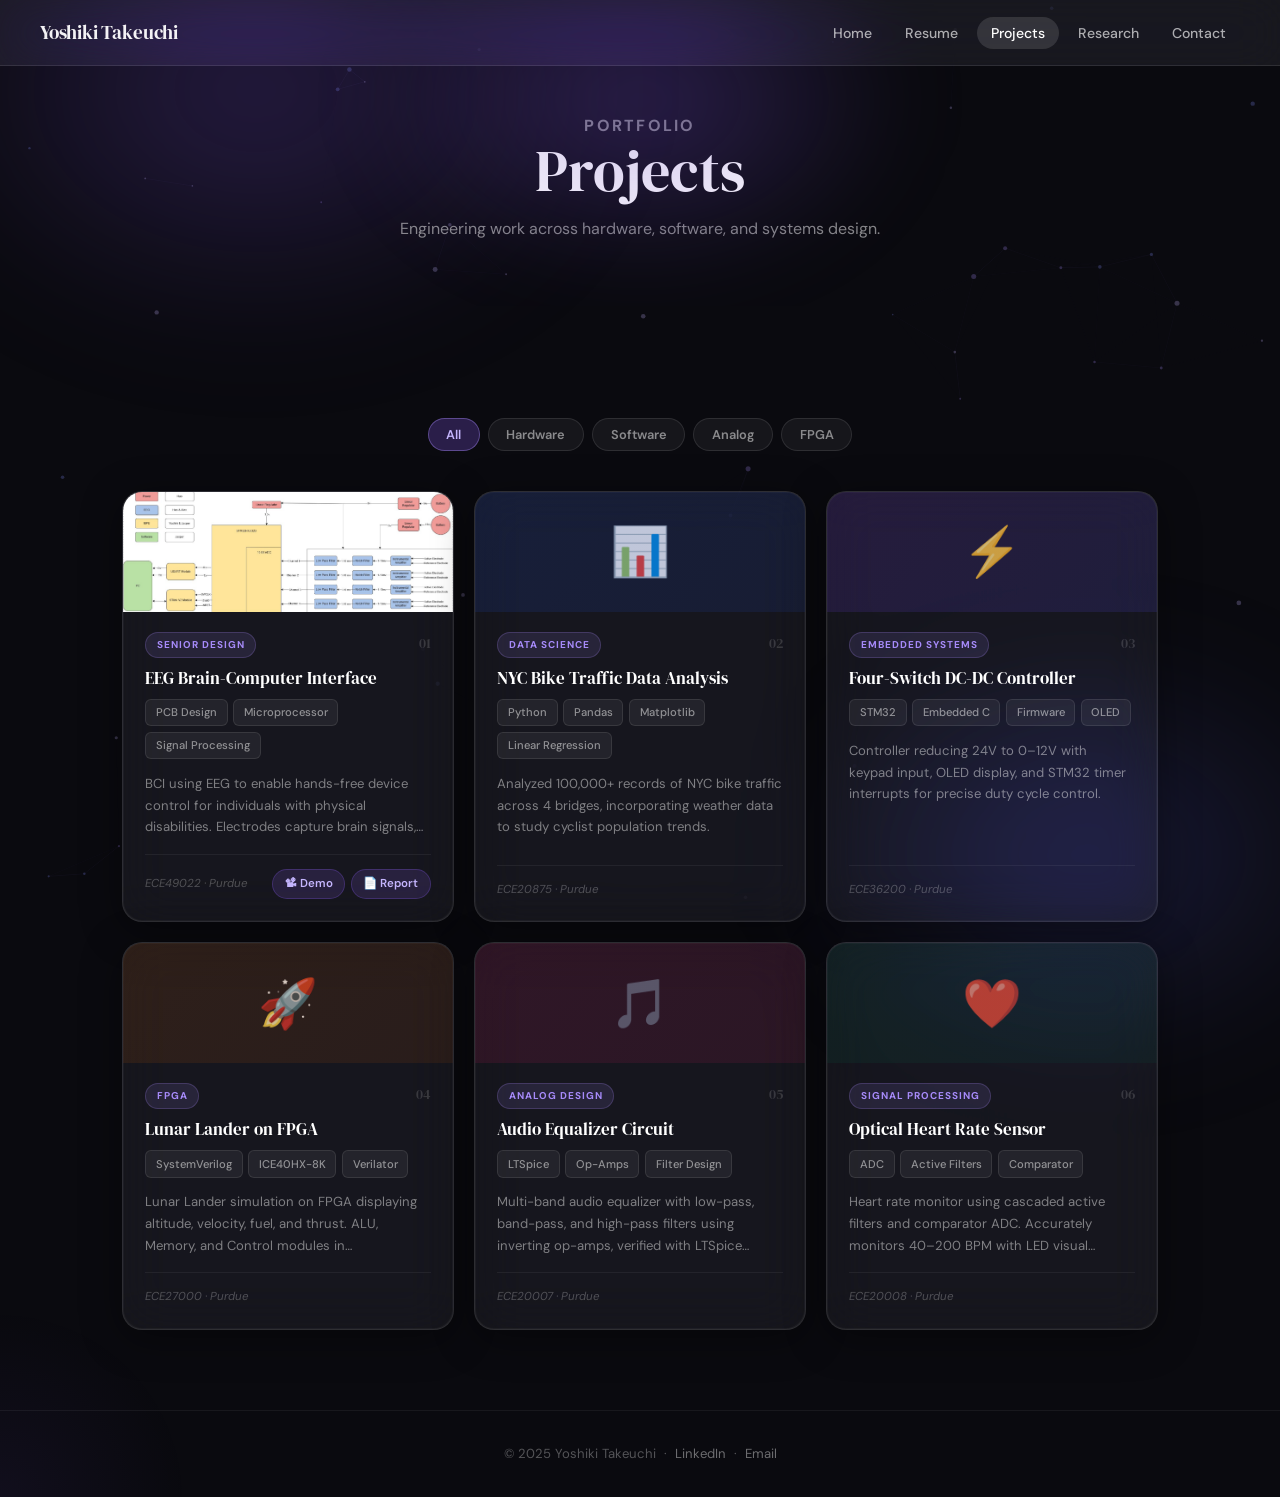
<file: projects.html>
<!DOCTYPE html>
<html lang="en">
<head>
  <meta charset="UTF-8">
  <meta name="viewport" content="width=device-width, initial-scale=1.0">
  <title>Projects — Yoshiki Takeuchi</title>
  <link rel="stylesheet" href="styles.css">
  <link href="https://fonts.googleapis.com/css2?family=DM+Sans:wght@400;500;600;700&family=DM+Serif+Display:ital@0;1&display=swap" rel="stylesheet">
  <style>

    body::before {
      content: '';
      position: fixed;
      top: -20%; left: -10%;
      width: 60%; height: 60%;
      background: radial-gradient(ellipse, rgba(107,70,193,0.3) 0%, transparent 65%);
      filter: blur(60px);
      pointer-events: none; z-index: 0;
    }
    body::after {
      content: '';
      position: fixed;
      bottom: -20%; right: -10%;
      width: 50%; height: 50%;
      background: radial-gradient(ellipse, rgba(76,81,191,0.25) 0%, transparent 65%);
      filter: blur(60px);
      pointer-events: none; z-index: 0;
    }

    .page-wrapper { position: relative; z-index: 1; }

    /* ── Filter bar ── */
    .filter-bar {
      display: flex;
      gap: 0.5rem;
      flex-wrap: wrap;
      margin-bottom: 2.5rem;
      justify-content: center;
    }

    .filter-btn {
      background: rgba(255,255,255,0.05);
      border: 1px solid rgba(255,255,255,0.1);
      color: rgba(255,255,255,0.5);
      font-family: 'DM Sans', sans-serif;
      font-size: 0.8rem;
      font-weight: 600;
      padding: 0.45rem 1.1rem;
      border-radius: 100px;
      cursor: pointer;
      transition: all 0.2s ease;
    }

    .filter-btn:hover,
    .filter-btn.active {
      background: rgba(139,92,246,0.25);
      border-color: rgba(167,139,250,0.4);
      color: #c4b5fd;
    }

    /* ── Projects grid ── */
    .projects-grid {
      display: grid;
      grid-template-columns: repeat(3, 1fr);
      gap: 1.25rem;
    }

    /* ── Project card — compact card style ── */
    .project-card {
      border-radius: 20px;
      overflow: hidden;
      display: flex;
      flex-direction: column;
      cursor: pointer;
      transition: transform 0.3s ease, box-shadow 0.3s ease, border-color 0.3s ease;
    }

    .project-card:hover {
      transform: translateY(-6px);
      box-shadow: 0 20px 60px rgba(0,0,0,0.5), 0 0 30px rgba(107,70,193,0.2);
      border-color: rgba(167,139,250,0.25) !important;
    }

    /* Card icon area */
    .card-icon-area {
      height: 120px;
      display: flex;
      align-items: center;
      justify-content: center;
      font-size: 3rem;
      position: relative;
      overflow: hidden;
    }

    .card-icon-area::before {
      content: '';
      position: absolute;
      inset: 0;
      opacity: 0.15;
    }

    /* Category color themes */
    .card-icon-area.hardware::before  { background: linear-gradient(135deg, #7c3aed, #4f46e5); }
    .card-icon-area.software::before  { background: linear-gradient(135deg, #0891b2, #0e7490); }
    .card-icon-area.analog::before    { background: linear-gradient(135deg, #be185d, #9d174d); }
    .card-icon-area.fpga::before      { background: linear-gradient(135deg, #b45309, #92400e); }
    .card-icon-area.bci::before       { background: linear-gradient(135deg, #065f46, #064e3b); }
    .card-icon-area.data::before      { background: linear-gradient(135deg, #1d4ed8, #1e40af); }

    /* Card image (if available) */
    .card-img {
      width: 100%;
      height: 120px;
      object-fit: cover;
      display: block;
    }

    /* Card body */
    .card-body {
      padding: 1.25rem 1.4rem 1.4rem;
      flex: 1;
      display: flex;
      flex-direction: column;
    }

    .card-top {
      display: flex;
      justify-content: space-between;
      align-items: flex-start;
      margin-bottom: 0.6rem;
    }

    .project-tag {
      font-size: 0.62rem;
      font-weight: 700;
      letter-spacing: 0.1em;
      text-transform: uppercase;
      color: #a78bfa;
      background: rgba(167,139,250,0.12);
      border: 1px solid rgba(167,139,250,0.22);
      padding: 0.22rem 0.65rem;
      border-radius: 100px;
    }

    .card-number {
      font-family: 'DM Serif Display', serif;
      font-size: 0.85rem;
      color: rgba(255,255,255,0.15);
    }

    .project-title {
      font-family: 'DM Serif Display', serif;
      font-size: 1.05rem;
      font-weight: 400;
      color: #fff;
      line-height: 1.3;
      margin-bottom: 0.6rem;
    }

    /* Skill pills */
    .skill-pills {
      display: flex;
      flex-wrap: wrap;
      gap: 0.35rem;
      margin-bottom: 0.85rem;
    }

    .skill-pill {
      background: rgba(255,255,255,0.06);
      border: 1px solid rgba(255,255,255,0.09);
      color: rgba(255,255,255,0.5);
      font-size: 0.7rem;
      font-weight: 500;
      padding: 0.2rem 0.6rem;
      border-radius: 6px;
    }

    /* Short description — 2 lines max */
    .project-desc {
      font-size: 0.82rem;
      line-height: 1.65;
      color: rgba(255,255,255,0.45);
      flex: 1;
      display: -webkit-box;
      -webkit-line-clamp: 3;
      -webkit-box-orient: vertical;
      overflow: hidden;
      margin-bottom: 1rem;
    }

    /* Card footer */
    .card-footer {
      display: flex;
      justify-content: space-between;
      align-items: center;
      padding-top: 0.85rem;
      border-top: 1px solid rgba(255,255,255,0.06);
    }

    .card-course {
      font-size: 0.72rem;
      color: rgba(255,255,255,0.25);
      font-style: italic;
    }

    .card-links {
      display: flex;
      gap: 0.4rem;
    }

    .card-link {
      background: rgba(139,92,246,0.15);
      border: 1px solid rgba(139,92,246,0.25);
      color: #c4b5fd;
      font-size: 0.72rem;
      font-weight: 600;
      padding: 0.28rem 0.7rem;
      border-radius: 100px;
      text-decoration: none;
      transition: all 0.2s ease;
      white-space: nowrap;
    }

    .card-link:hover {
      background: rgba(139,92,246,0.35);
      transform: translateY(-1px);
    }

    /* ── Hidden class for filter ── */
    .project-card.hidden {
      display: none;
    }

    /* ── Responsive ── */
    @media (max-width: 900px) {
      .projects-grid { grid-template-columns: repeat(2, 1fr); }
    }

    @media (max-width: 560px) {
      .projects-grid { grid-template-columns: 1fr; }
    }
  </style>
</head>
<body>

  <header class="navbar">
    <div class="logo">Yoshiki Takeuchi</div>
    <button class="nav-toggle" id="nav-toggle" aria-label="Toggle menu">
      <span></span><span></span><span></span>
    </button>
    <nav id="main-nav">
      <ul>
        <li><a href="index.html" class="nav-link">Home</a></li>
        <li><a href="resume.html" class="nav-link">Resume</a></li>
        <li><a href="projects.html" class="nav-link active">Projects</a></li>
        <li><a href="research.html" class="nav-link">Research</a></li>
        <li><a href="contact.html" class="nav-link">Contact</a></li>
      </ul>
    </nav>
  </header>

  <div class="page-banner">
    <p class="page-banner-label">Portfolio</p>
    <h1>Projects</h1>
    <p>Engineering work across hardware, software, and systems design.</p>
  </div>

  <main class="page-wrapper">

    <!-- Filter bar -->
    <div class="filter-bar">
      <button class="filter-btn active" data-filter="all">All</button>
      <button class="filter-btn" data-filter="hardware">Hardware</button>
      <button class="filter-btn" data-filter="software">Software</button>
      <button class="filter-btn" data-filter="analog">Analog</button>
      <button class="filter-btn" data-filter="fpga">FPGA</button>
    </div>

    <!-- Projects grid -->
    <div class="projects-grid">

      <!-- EEG BCI -->
      <div class="project-card glass-card reveal" data-category="hardware">
        <img src="assets/images/EEG_Pic.png" alt="EEG BCI" class="card-img">
        <div class="card-body">
          <div class="card-top">
            <span class="project-tag">Senior Design</span>
            <span class="card-number">01</span>
          </div>
          <h2 class="project-title">EEG Brain-Computer Interface</h2>
          <div class="skill-pills">
            <span class="skill-pill">PCB Design</span>
            <span class="skill-pill">Microprocessor</span>
            <span class="skill-pill">Signal Processing</span>
          </div>
          <p class="project-desc">BCI using EEG to enable hands-free device control for individuals with physical disabilities. Electrodes capture brain signals, processed by a microcontroller.</p>
          <div class="card-footer">
            <span class="card-course">ECE49022 · Purdue</span>
            <div class="card-links">
              <a href="assets/docs/Final Design Review.pdf" target="_blank" class="card-link">📽 Demo</a>
              <a href="assets/docs/Design_Document_Team11.pdf" target="_blank" class="card-link">📄 Report</a>
            </div>
          </div>
        </div>
      </div>

      <!-- Data Science -->
      <div class="project-card glass-card reveal" data-category="software">
        <div class="card-icon-area data">📊</div>
        <div class="card-body">
          <div class="card-top">
            <span class="project-tag">Data Science</span>
            <span class="card-number">02</span>
          </div>
          <h2 class="project-title">NYC Bike Traffic Data Analysis</h2>
          <div class="skill-pills">
            <span class="skill-pill">Python</span>
            <span class="skill-pill">Pandas</span>
            <span class="skill-pill">Matplotlib</span>
            <span class="skill-pill">Linear Regression</span>
          </div>
          <p class="project-desc">Analyzed 100,000+ records of NYC bike traffic across 4 bridges, incorporating weather data to study cyclist population trends.</p>
          <div class="card-footer">
            <span class="card-course">ECE20875 · Purdue</span>
            <div class="card-links"></div>
          </div>
        </div>
      </div>

      <!-- DC-DC Controller -->
      <div class="project-card glass-card reveal" data-category="hardware">
        <div class="card-icon-area hardware">⚡</div>
        <div class="card-body">
          <div class="card-top">
            <span class="project-tag">Embedded Systems</span>
            <span class="card-number">03</span>
          </div>
          <h2 class="project-title">Four-Switch DC-DC Controller</h2>
          <div class="skill-pills">
            <span class="skill-pill">STM32</span>
            <span class="skill-pill">Embedded C</span>
            <span class="skill-pill">Firmware</span>
            <span class="skill-pill">OLED</span>
          </div>
          <p class="project-desc">Controller reducing 24V to 0–12V with keypad input, OLED display, and STM32 timer interrupts for precise duty cycle control.</p>
          <div class="card-footer">
            <span class="card-course">ECE36200 · Purdue</span>
            <div class="card-links"></div>
          </div>
        </div>
      </div>

      <!-- Lunar Lander FPGA -->
      <div class="project-card glass-card reveal" data-category="fpga">
        <div class="card-icon-area fpga">🚀</div>
        <div class="card-body">
          <div class="card-top">
            <span class="project-tag">FPGA</span>
            <span class="card-number">04</span>
          </div>
          <h2 class="project-title">Lunar Lander on FPGA</h2>
          <div class="skill-pills">
            <span class="skill-pill">SystemVerilog</span>
            <span class="skill-pill">ICE40HX-8K</span>
            <span class="skill-pill">Verilator</span>
          </div>
          <p class="project-desc">Lunar Lander simulation on FPGA displaying altitude, velocity, fuel, and thrust. ALU, Memory, and Control modules in SystemVerilog.</p>
          <div class="card-footer">
            <span class="card-course">ECE27000 · Purdue</span>
            <div class="card-links"></div>
          </div>
        </div>
      </div>

      <!-- Audio Equalizer -->
      <div class="project-card glass-card reveal" data-category="analog">
        <div class="card-icon-area analog">🎵</div>
        <div class="card-body">
          <div class="card-top">
            <span class="project-tag">Analog Design</span>
            <span class="card-number">05</span>
          </div>
          <h2 class="project-title">Audio Equalizer Circuit</h2>
          <div class="skill-pills">
            <span class="skill-pill">LTSpice</span>
            <span class="skill-pill">Op-Amps</span>
            <span class="skill-pill">Filter Design</span>
          </div>
          <p class="project-desc">Multi-band audio equalizer with low-pass, band-pass, and high-pass filters using inverting op-amps, verified with LTSpice simulation.</p>
          <div class="card-footer">
            <span class="card-course">ECE20007 · Purdue</span>
            <div class="card-links"></div>
          </div>
        </div>
      </div>

      <!-- Heart Rate Sensor -->
      <div class="project-card glass-card reveal" data-category="analog">
        <div class="card-icon-area bci">❤️</div>
        <div class="card-body">
          <div class="card-top">
            <span class="project-tag">Signal Processing</span>
            <span class="card-number">06</span>
          </div>
          <h2 class="project-title">Optical Heart Rate Sensor</h2>
          <div class="skill-pills">
            <span class="skill-pill">ADC</span>
            <span class="skill-pill">Active Filters</span>
            <span class="skill-pill">Comparator</span>
          </div>
          <p class="project-desc">Heart rate monitor using cascaded active filters and comparator ADC. Accurately monitors 40–200 BPM with LED visual feedback.</p>
          <div class="card-footer">
            <span class="card-course">ECE20008 · Purdue</span>
            <div class="card-links"></div>
          </div>
        </div>
      </div>

    </div>
  </main>

  <footer class="site-footer">
    © 2025 Yoshiki Takeuchi &nbsp;·&nbsp;
    <a href="https://www.linkedin.com/in/yoshiki-takeuchi-6a8500245" target="_blank">LinkedIn</a> &nbsp;·&nbsp;
    <a href="mailto:ytakeuch92416@gmail.com">Email</a>
  </footer>

  <script src="assets/js/main.js"></script>
  <script>
    /* Filter functionality */
    const filterBtns = document.querySelectorAll(".filter-btn");
    const cards      = document.querySelectorAll(".project-card");

    filterBtns.forEach(btn => {
      btn.addEventListener("click", () => {
        filterBtns.forEach(b => b.classList.remove("active"));
        btn.classList.add("active");

        const filter = btn.dataset.filter;
        cards.forEach(card => {
          const match = filter === "all" || card.dataset.category === filter;
          card.classList.toggle("hidden", !match);
          if (match) card.classList.add("visible");
        });
      });
    });
  </script>
</body>
</html>
</file>
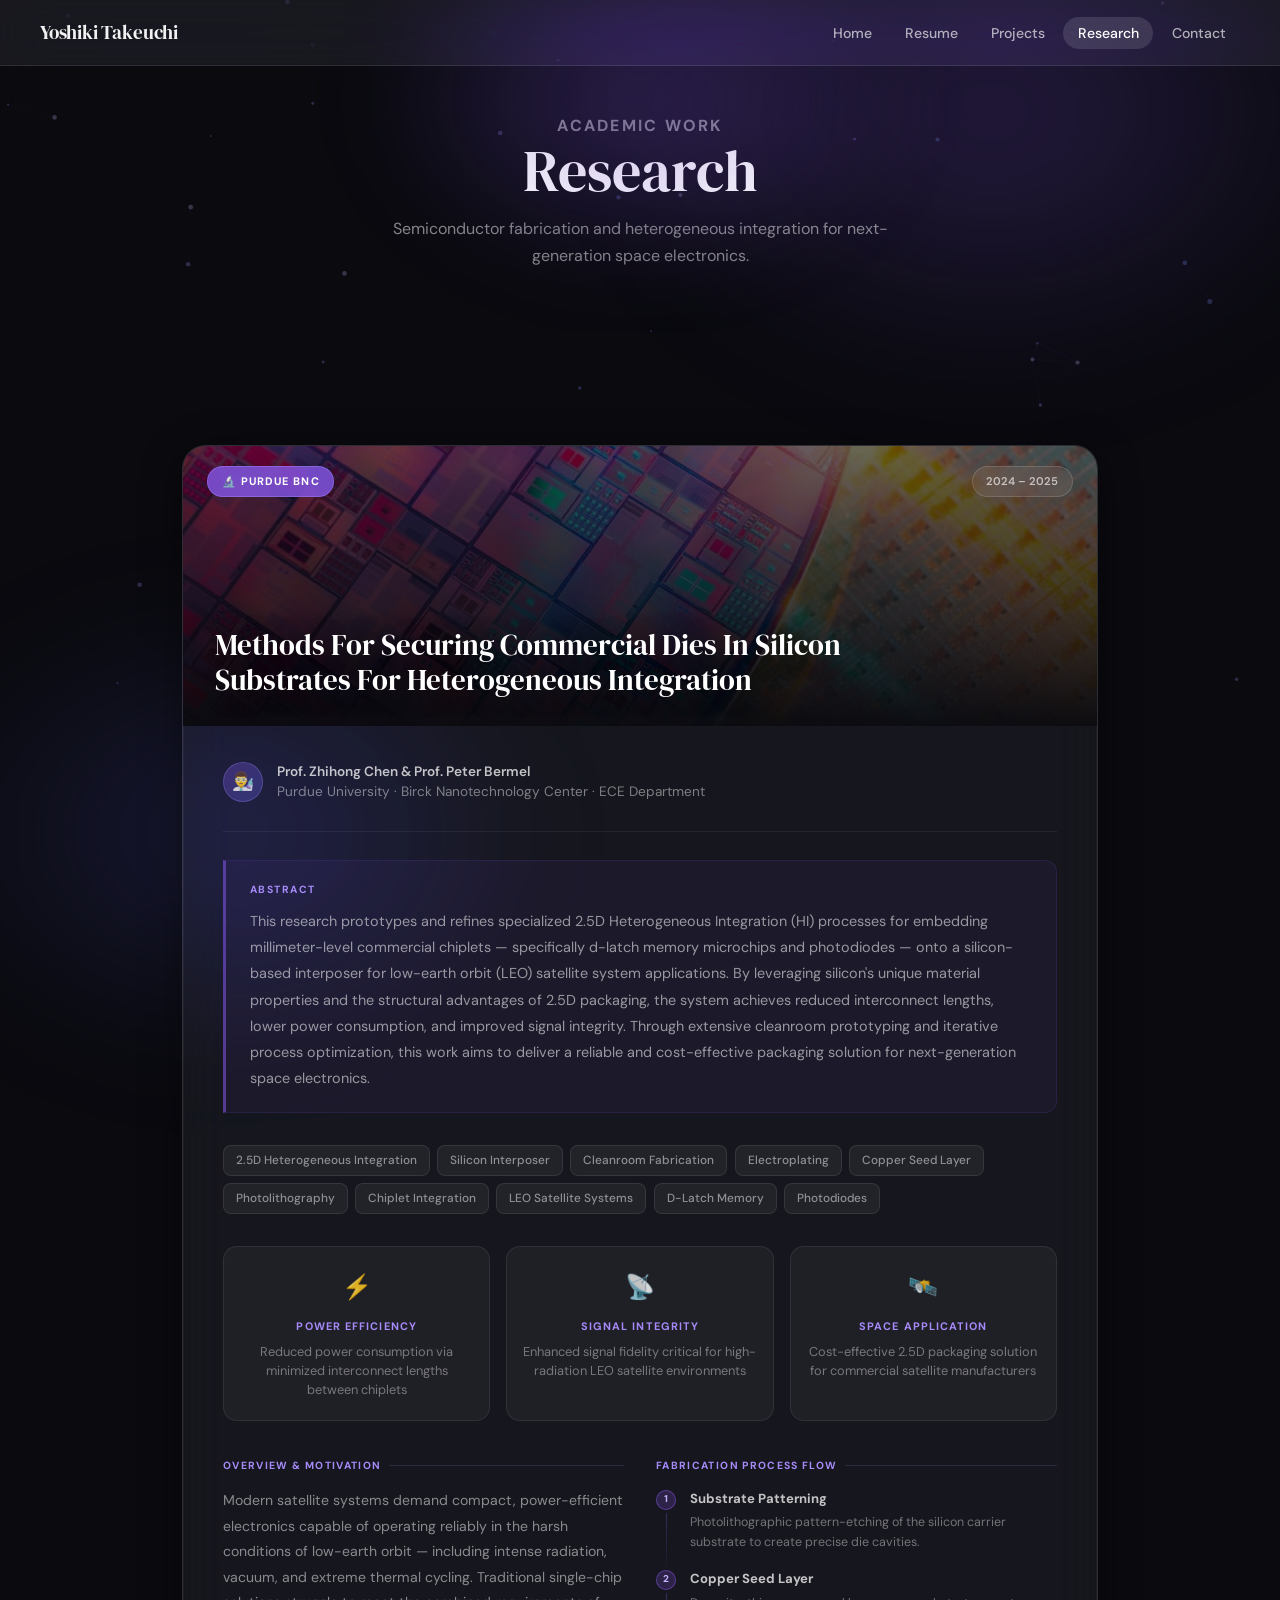
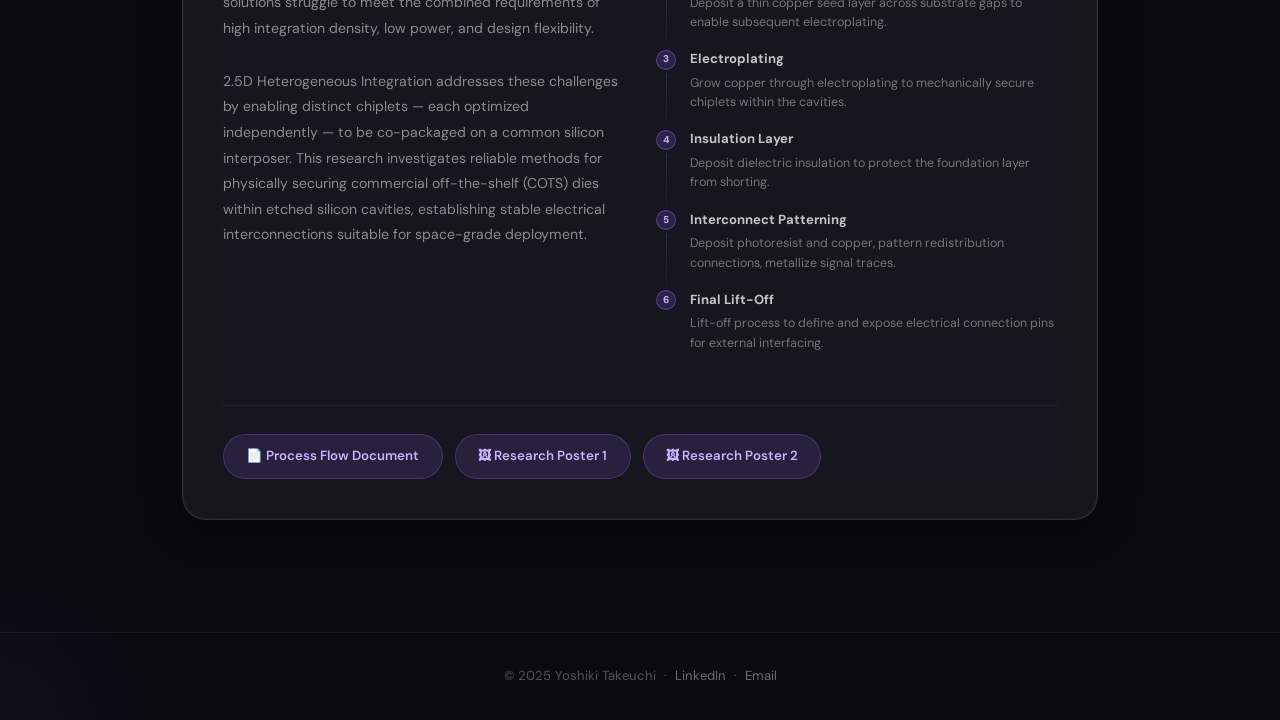
<file: research.html>
<!DOCTYPE html>
<html lang="en">
<head>
  <meta charset="UTF-8">
  <meta name="viewport" content="width=device-width, initial-scale=1.0">
  <title>Research — Yoshiki Takeuchi</title>
  <link rel="stylesheet" href="styles.css">
  <link href="https://fonts.googleapis.com/css2?family=DM+Sans:wght@400;500;600;700&family=DM+Serif+Display:ital@0;1&display=swap" rel="stylesheet">
  <style>

    body::before {
      content: '';
      position: fixed;
      top: -20%; right: -10%;
      width: 65%; height: 65%;
      background: radial-gradient(ellipse, rgba(107,70,193,0.28) 0%, transparent 65%);
      filter: blur(60px);
      pointer-events: none; z-index: 0;
    }
    body::after {
      content: '';
      position: fixed;
      bottom: -20%; left: -10%;
      width: 55%; height: 55%;
      background: radial-gradient(ellipse, rgba(76,81,191,0.22) 0%, transparent 65%);
      filter: blur(60px);
      pointer-events: none; z-index: 0;
    }

    .page-wrapper {
      position: relative; z-index: 1;
      max-width: 980px;
    }

    /* ══════════════════════════
       RESEARCH HERO CARD
       ══════════════════════════ */
    .research-card {
      border-radius: 24px;
      overflow: hidden;
      margin-bottom: 2rem;
    }

    /* ── Image banner ── */
    .research-banner {
      position: relative;
      height: 280px;
      overflow: hidden;
    }

    .research-banner img {
      width: 100%; height: 100%;
      object-fit: cover;
      object-position: center;
      filter: brightness(0.45);
      transition: transform 0.7s ease, filter 0.4s ease;
    }

    .research-card:hover .research-banner img {
      transform: scale(1.04);
      filter: brightness(0.55);
    }

    .research-banner::after {
      content: '';
      position: absolute; inset: 0;
      background: linear-gradient(
        to bottom,
        rgba(10,10,15,0.1) 0%,
        rgba(10,10,15,0.5) 55%,
        rgba(10,10,15,0.97) 100%
      );
    }

    .banner-badge {
      position: absolute;
      top: 1.25rem; left: 1.5rem;
      z-index: 2;
      background: rgba(139,92,246,0.75);
      backdrop-filter: blur(10px);
      border: 1px solid rgba(167,139,250,0.4);
      color: #fff;
      font-size: 0.68rem; font-weight: 700;
      letter-spacing: 0.1em; text-transform: uppercase;
      padding: 0.32rem 0.85rem;
      border-radius: 100px;
    }

    .banner-year {
      position: absolute;
      top: 1.25rem; right: 1.5rem;
      z-index: 2;
      background: rgba(255,255,255,0.08);
      backdrop-filter: blur(10px);
      border: 1px solid rgba(255,255,255,0.14);
      color: rgba(255,255,255,0.65);
      font-size: 0.7rem; font-weight: 600;
      padding: 0.32rem 0.85rem;
      border-radius: 100px;
    }

    .banner-title {
      position: absolute;
      bottom: 1.75rem; left: 2rem; right: 2rem;
      z-index: 2;
      font-family: 'DM Serif Display', serif;
      font-size: clamp(1.25rem, 2.5vw, 1.8rem);
      font-weight: 400;
      color: #fff;
      line-height: 1.22;
      text-shadow: 0 2px 24px rgba(0,0,0,0.6);
    }

    /* ── Card body ── */
    .research-body {
      padding: 2.25rem 2.5rem 2.5rem;
    }

    /* ── Advisor row ── */
    .advisor-row {
      display: flex;
      align-items: center;
      gap: 0.85rem;
      margin-bottom: 1.75rem;
      padding-bottom: 1.75rem;
      border-bottom: 1px solid rgba(255,255,255,0.06);
      flex-wrap: wrap;
    }

    .advisor-icon {
      width: 40px; height: 40px;
      border-radius: 50%;
      background: linear-gradient(135deg, rgba(139,92,246,0.3), rgba(99,102,241,0.3));
      border: 1px solid rgba(167,139,250,0.25);
      display: flex; align-items: center; justify-content: center;
      font-size: 1.1rem; flex-shrink: 0;
    }

    .advisor-text {
      font-size: 0.85rem;
      color: rgba(255,255,255,0.45);
      line-height: 1.5;
    }

    .advisor-text strong {
      color: rgba(255,255,255,0.75);
      font-weight: 600;
    }

    /* ── Abstract ── */
    .abstract-block {
      background: rgba(139,92,246,0.06);
      border: 1px solid rgba(139,92,246,0.12);
      border-left: 3px solid rgba(139,92,246,0.5);
      border-radius: 0 12px 12px 0;
      padding: 1.25rem 1.5rem;
      margin-bottom: 2rem;
    }

    .abstract-label {
      font-size: 0.65rem;
      font-weight: 700;
      letter-spacing: 0.14em;
      text-transform: uppercase;
      color: #a78bfa;
      margin-bottom: 0.6rem;
    }

    .abstract-text {
      font-size: 0.9rem;
      line-height: 1.82;
      color: rgba(255,255,255,0.55);
    }

    /* ── Keywords ── */
    .keyword-chips {
      display: flex;
      flex-wrap: wrap;
      gap: 0.45rem;
      margin-bottom: 2rem;
    }

    .keyword-chip {
      background: rgba(255,255,255,0.05);
      border: 1px solid rgba(255,255,255,0.09);
      color: rgba(255,255,255,0.5);
      font-size: 0.74rem;
      font-weight: 500;
      padding: 0.28rem 0.75rem;
      border-radius: 8px;
      transition: all 0.2s ease;
    }

    .keyword-chip:hover {
      background: rgba(139,92,246,0.15);
      border-color: rgba(167,139,250,0.3);
      color: #c4b5fd;
    }

    /* ── Impact metrics ── */
    .impact-grid {
      display: grid;
      grid-template-columns: repeat(3, 1fr);
      gap: 1rem;
      margin-bottom: 2.25rem;
    }

    .impact-card {
      background: rgba(255,255,255,0.04);
      border: 1px solid rgba(255,255,255,0.08);
      border-radius: 14px;
      padding: 1.25rem 1rem;
      text-align: center;
      transition: all 0.25s ease;
    }

    .impact-card:hover {
      background: rgba(139,92,246,0.08);
      border-color: rgba(139,92,246,0.2);
      transform: translateY(-3px);
    }

    .impact-icon {
      font-size: 1.5rem;
      margin-bottom: 0.6rem;
    }

    .impact-title {
      font-size: 0.68rem;
      font-weight: 700;
      letter-spacing: 0.1em;
      text-transform: uppercase;
      color: #a78bfa;
      margin-bottom: 0.4rem;
    }

    .impact-desc {
      font-size: 0.8rem;
      color: rgba(255,255,255,0.4);
      line-height: 1.5;
    }

    /* ── Two-column body ── */
    .body-grid {
      display: grid;
      grid-template-columns: 1fr 1fr;
      gap: 2rem;
      margin-bottom: 2.25rem;
    }

    .section-mini-label {
      font-size: 0.65rem;
      font-weight: 700;
      letter-spacing: 0.13em;
      text-transform: uppercase;
      color: #a78bfa;
      margin-bottom: 0.85rem;
      display: flex;
      align-items: center;
      gap: 0.5rem;
    }

    .section-mini-label::after {
      content: '';
      flex: 1;
      height: 1px;
      background: rgba(167,139,250,0.15);
    }

    .body-text {
      font-size: 0.88rem;
      line-height: 1.82;
      color: rgba(255,255,255,0.5);
    }

    /* ── Process timeline ── */
    .process-timeline {
      display: flex;
      flex-direction: column;
      gap: 0;
    }

    .process-step {
      display: flex;
      gap: 0.85rem;
      position: relative;
    }

    /* Connecting line between steps */
    .process-step:not(:last-child) .step-line {
      position: absolute;
      left: 10px;
      top: 24px;
      width: 1px;
      height: calc(100% + 0px);
      background: linear-gradient(to bottom, rgba(139,92,246,0.4), rgba(139,92,246,0.1));
    }

    .step-dot-wrap {
      display: flex;
      flex-direction: column;
      align-items: center;
      flex-shrink: 0;
      padding-top: 0.1rem;
    }

    .step-dot {
      width: 20px; height: 20px;
      border-radius: 50%;
      background: rgba(139,92,246,0.2);
      border: 1.5px solid rgba(139,92,246,0.45);
      color: #c4b5fd;
      font-size: 0.62rem;
      font-weight: 700;
      display: flex; align-items: center; justify-content: center;
      flex-shrink: 0;
      position: relative;
      z-index: 1;
    }

    .step-connector {
      width: 1px;
      flex: 1;
      min-height: 16px;
      background: linear-gradient(to bottom, rgba(139,92,246,0.3), rgba(139,92,246,0.05));
      margin: 3px 0;
    }

    .step-content {
      padding-bottom: 1rem;
    }

    .step-title {
      font-size: 0.82rem;
      font-weight: 700;
      color: rgba(255,255,255,0.75);
      margin-bottom: 0.2rem;
    }

    .step-desc {
      font-size: 0.78rem;
      color: rgba(255,255,255,0.4);
      line-height: 1.55;
    }

    /* ── Action buttons ── */
    .research-actions {
      display: flex;
      gap: 0.75rem;
      flex-wrap: wrap;
      padding-top: 1.75rem;
      border-top: 1px solid rgba(255,255,255,0.06);
    }

    .action-btn {
      background: rgba(139,92,246,0.15);
      border: 1px solid rgba(139,92,246,0.3);
      color: #c4b5fd;
      padding: 0.65rem 1.4rem;
      border-radius: 100px;
      font-size: 0.83rem;
      font-weight: 600;
      text-decoration: none;
      display: inline-flex;
      align-items: center;
      gap: 0.45rem;
      transition: all 0.22s ease;
    }

    .action-btn:hover {
      background: rgba(139,92,246,0.3);
      transform: translateY(-2px);
      box-shadow: 0 6px 20px rgba(107,70,193,0.3);
    }

    /* ── Responsive ── */
    @media (max-width: 780px) {
      .body-grid     { grid-template-columns: 1fr; gap: 1.5rem; }
      .impact-grid   { grid-template-columns: 1fr; gap: 0.75rem; }
      .research-banner { height: 220px; }
      .research-body { padding: 1.5rem 1.25rem; }
      .banner-title  { font-size: 1.1rem; left: 1.25rem; right: 1.25rem; }
    }

    @media (max-width: 500px) {
      .research-actions { flex-direction: column; }
      .action-btn { justify-content: center; }
    }
  </style>
</head>
<body>

  <header class="navbar">
    <div class="logo">Yoshiki Takeuchi</div>
    <button class="nav-toggle" id="nav-toggle" aria-label="Toggle menu">
      <span></span><span></span><span></span>
    </button>
    <nav id="main-nav">
      <ul>
        <li><a href="index.html" class="nav-link">Home</a></li>
        <li><a href="resume.html" class="nav-link">Resume</a></li>
        <li><a href="projects.html" class="nav-link">Projects</a></li>
        <li><a href="research.html" class="nav-link active">Research</a></li>
        <li><a href="contact.html" class="nav-link">Contact</a></li>
      </ul>
    </nav>
  </header>

  <div class="page-banner">
    <p class="page-banner-label">Academic Work</p>
    <h1>Research</h1>
    <p>Semiconductor fabrication and heterogeneous integration for next-generation space electronics.</p>
  </div>

  <main class="page-wrapper">

    <div class="research-card glass-card reveal">

      <!-- ── Banner ── -->
      <div class="research-banner">
        <img src="assets/images/wafer.jpg" alt="Silicon wafer fabrication">
        <span class="banner-badge">🔬 Purdue BNC</span>
        <span class="banner-year">2024 – 2025</span>
        <h2 class="banner-title">Methods For Securing Commercial Dies In Silicon<br>Substrates For Heterogeneous Integration</h2>
      </div>

      <!-- ── Body ── -->
      <div class="research-body">

        <!-- Advisor -->
        <div class="advisor-row">
          <div class="advisor-icon">👨‍🔬</div>
          <div class="advisor-text">
            <strong>Prof. Zhihong Chen & Prof. Peter Bermel</strong><br>
            Purdue University · Birck Nanotechnology Center · ECE Department
          </div>
        </div>

        <!-- Abstract -->
        <div class="abstract-block">
          <p class="abstract-label">Abstract</p>
          <p class="abstract-text">
            This research prototypes and refines specialized 2.5D Heterogeneous Integration (HI) processes for embedding millimeter-level commercial chiplets — specifically d-latch memory microchips and photodiodes — onto a silicon-based interposer for low-earth orbit (LEO) satellite system applications. By leveraging silicon's unique material properties and the structural advantages of 2.5D packaging, the system achieves reduced interconnect lengths, lower power consumption, and improved signal integrity. Through extensive cleanroom prototyping and iterative process optimization, this work aims to deliver a reliable and cost-effective packaging solution for next-generation space electronics.
          </p>
        </div>

        <!-- Keywords -->
        <div class="keyword-chips">
          <span class="keyword-chip">2.5D Heterogeneous Integration</span>
          <span class="keyword-chip">Silicon Interposer</span>
          <span class="keyword-chip">Cleanroom Fabrication</span>
          <span class="keyword-chip">Electroplating</span>
          <span class="keyword-chip">Copper Seed Layer</span>
          <span class="keyword-chip">Photolithography</span>
          <span class="keyword-chip">Chiplet Integration</span>
          <span class="keyword-chip">LEO Satellite Systems</span>
          <span class="keyword-chip">D-Latch Memory</span>
          <span class="keyword-chip">Photodiodes</span>
        </div>

        <!-- Impact metrics -->
        <div class="impact-grid">
          <div class="impact-card">
            <div class="impact-icon">⚡</div>
            <div class="impact-title">Power Efficiency</div>
            <div class="impact-desc">Reduced power consumption via minimized interconnect lengths between chiplets</div>
          </div>
          <div class="impact-card">
            <div class="impact-icon">📡</div>
            <div class="impact-title">Signal Integrity</div>
            <div class="impact-desc">Enhanced signal fidelity critical for high-radiation LEO satellite environments</div>
          </div>
          <div class="impact-card">
            <div class="impact-icon">🛰️</div>
            <div class="impact-title">Space Application</div>
            <div class="impact-desc">Cost-effective 2.5D packaging solution for commercial satellite manufacturers</div>
          </div>
        </div>

        <!-- Two-column: Overview + Process Flow -->
        <div class="body-grid">

          <!-- Left: Overview + Motivation -->
          <div>
            <p class="section-mini-label">Overview & Motivation</p>
            <p class="body-text">
              Modern satellite systems demand compact, power-efficient electronics capable of operating reliably in the harsh conditions of low-earth orbit — including intense radiation, vacuum, and extreme thermal cycling. Traditional single-chip solutions struggle to meet the combined requirements of high integration density, low power, and design flexibility.
            </p>
            <br>
            <p class="body-text">
              2.5D Heterogeneous Integration addresses these challenges by enabling distinct chiplets — each optimized independently — to be co-packaged on a common silicon interposer. This research investigates reliable methods for physically securing commercial off-the-shelf (COTS) dies within etched silicon cavities, establishing stable electrical interconnections suitable for space-grade deployment.
            </p>
          </div>

          <!-- Right: Process Flow -->
          <div>
            <p class="section-mini-label">Fabrication Process Flow</p>
            <div class="process-timeline">

              <div class="process-step">
                <div class="step-dot-wrap">
                  <div class="step-dot">1</div>
                  <div class="step-connector"></div>
                </div>
                <div class="step-content">
                  <p class="step-title">Substrate Patterning</p>
                  <p class="step-desc">Photolithographic pattern-etching of the silicon carrier substrate to create precise die cavities.</p>
                </div>
              </div>

              <div class="process-step">
                <div class="step-dot-wrap">
                  <div class="step-dot">2</div>
                  <div class="step-connector"></div>
                </div>
                <div class="step-content">
                  <p class="step-title">Copper Seed Layer</p>
                  <p class="step-desc">Deposit a thin copper seed layer across substrate gaps to enable subsequent electroplating.</p>
                </div>
              </div>

              <div class="process-step">
                <div class="step-dot-wrap">
                  <div class="step-dot">3</div>
                  <div class="step-connector"></div>
                </div>
                <div class="step-content">
                  <p class="step-title">Electroplating</p>
                  <p class="step-desc">Grow copper through electroplating to mechanically secure chiplets within the cavities.</p>
                </div>
              </div>

              <div class="process-step">
                <div class="step-dot-wrap">
                  <div class="step-dot">4</div>
                  <div class="step-connector"></div>
                </div>
                <div class="step-content">
                  <p class="step-title">Insulation Layer</p>
                  <p class="step-desc">Deposit dielectric insulation to protect the foundation layer from shorting.</p>
                </div>
              </div>

              <div class="process-step">
                <div class="step-dot-wrap">
                  <div class="step-dot">5</div>
                  <div class="step-connector"></div>
                </div>
                <div class="step-content">
                  <p class="step-title">Interconnect Patterning</p>
                  <p class="step-desc">Deposit photoresist and copper, pattern redistribution connections, metallize signal traces.</p>
                </div>
              </div>

              <div class="process-step">
                <div class="step-dot-wrap">
                  <div class="step-dot">6</div>
                </div>
                <div class="step-content">
                  <p class="step-title">Final Lift-Off</p>
                  <p class="step-desc">Lift-off process to define and expose electrical connection pins for external interfacing.</p>
                </div>
              </div>

            </div>
          </div>

        </div>

        <!-- Action buttons -->
        <div class="research-actions">
          <a href="assets/docs/Spr25_APHI-Si_BNC200.pdf" target="_blank" class="action-btn">📄 Process Flow Document</a>
          <a href="assets/docs/Poster SP25 APHI-Si.pdf"  target="_blank" class="action-btn">🖼 Research Poster 1</a>
          <a href="assets/docs/APHI_Poster.pdf"           target="_blank" class="action-btn">🖼 Research Poster 2</a>
        </div>

      </div>
    </div>

  </main>

  <footer class="site-footer">
    © 2025 Yoshiki Takeuchi &nbsp;·&nbsp;
    <a href="https://www.linkedin.com/in/yoshiki-takeuchi-6a8500245" target="_blank">LinkedIn</a> &nbsp;·&nbsp;
    <a href="mailto:ytakeuch92416@gmail.com">Email</a>
  </footer>

  <script src="assets/js/main.js"></script>
</body>
</html>
</file>
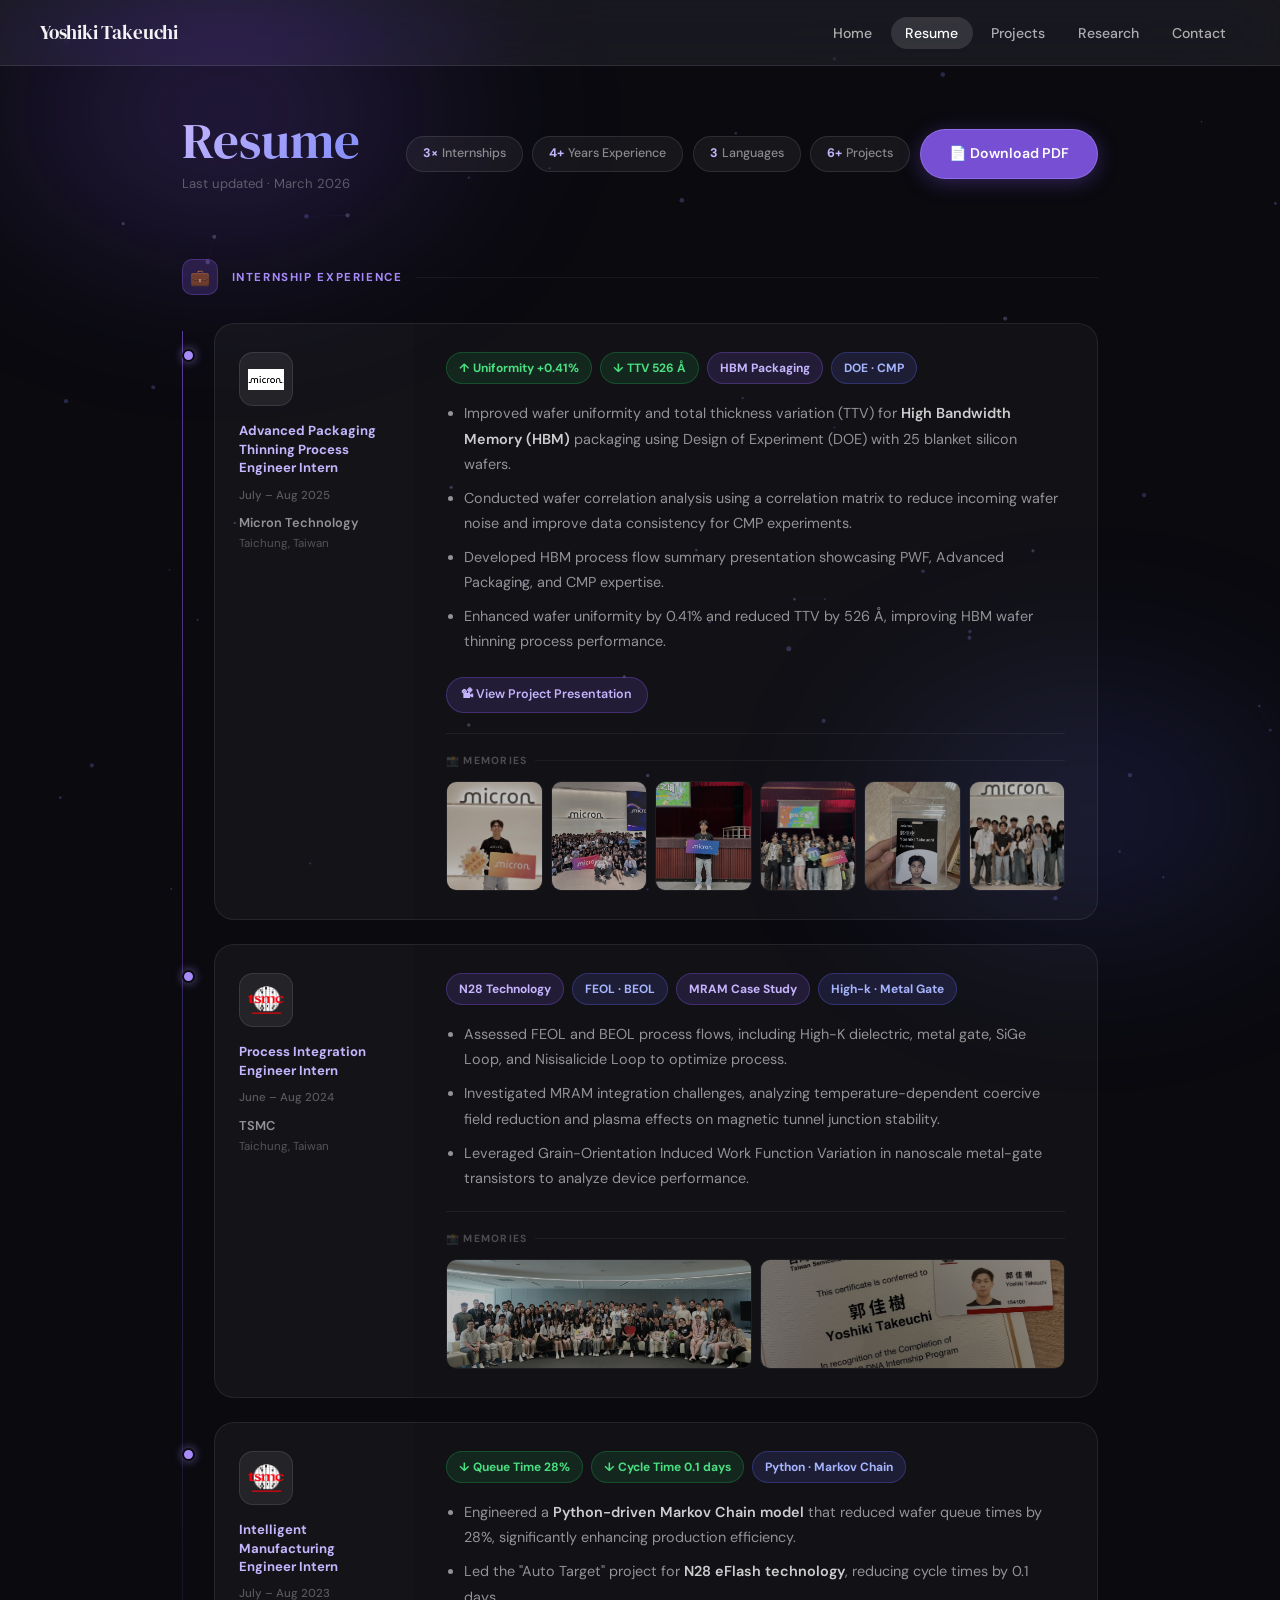
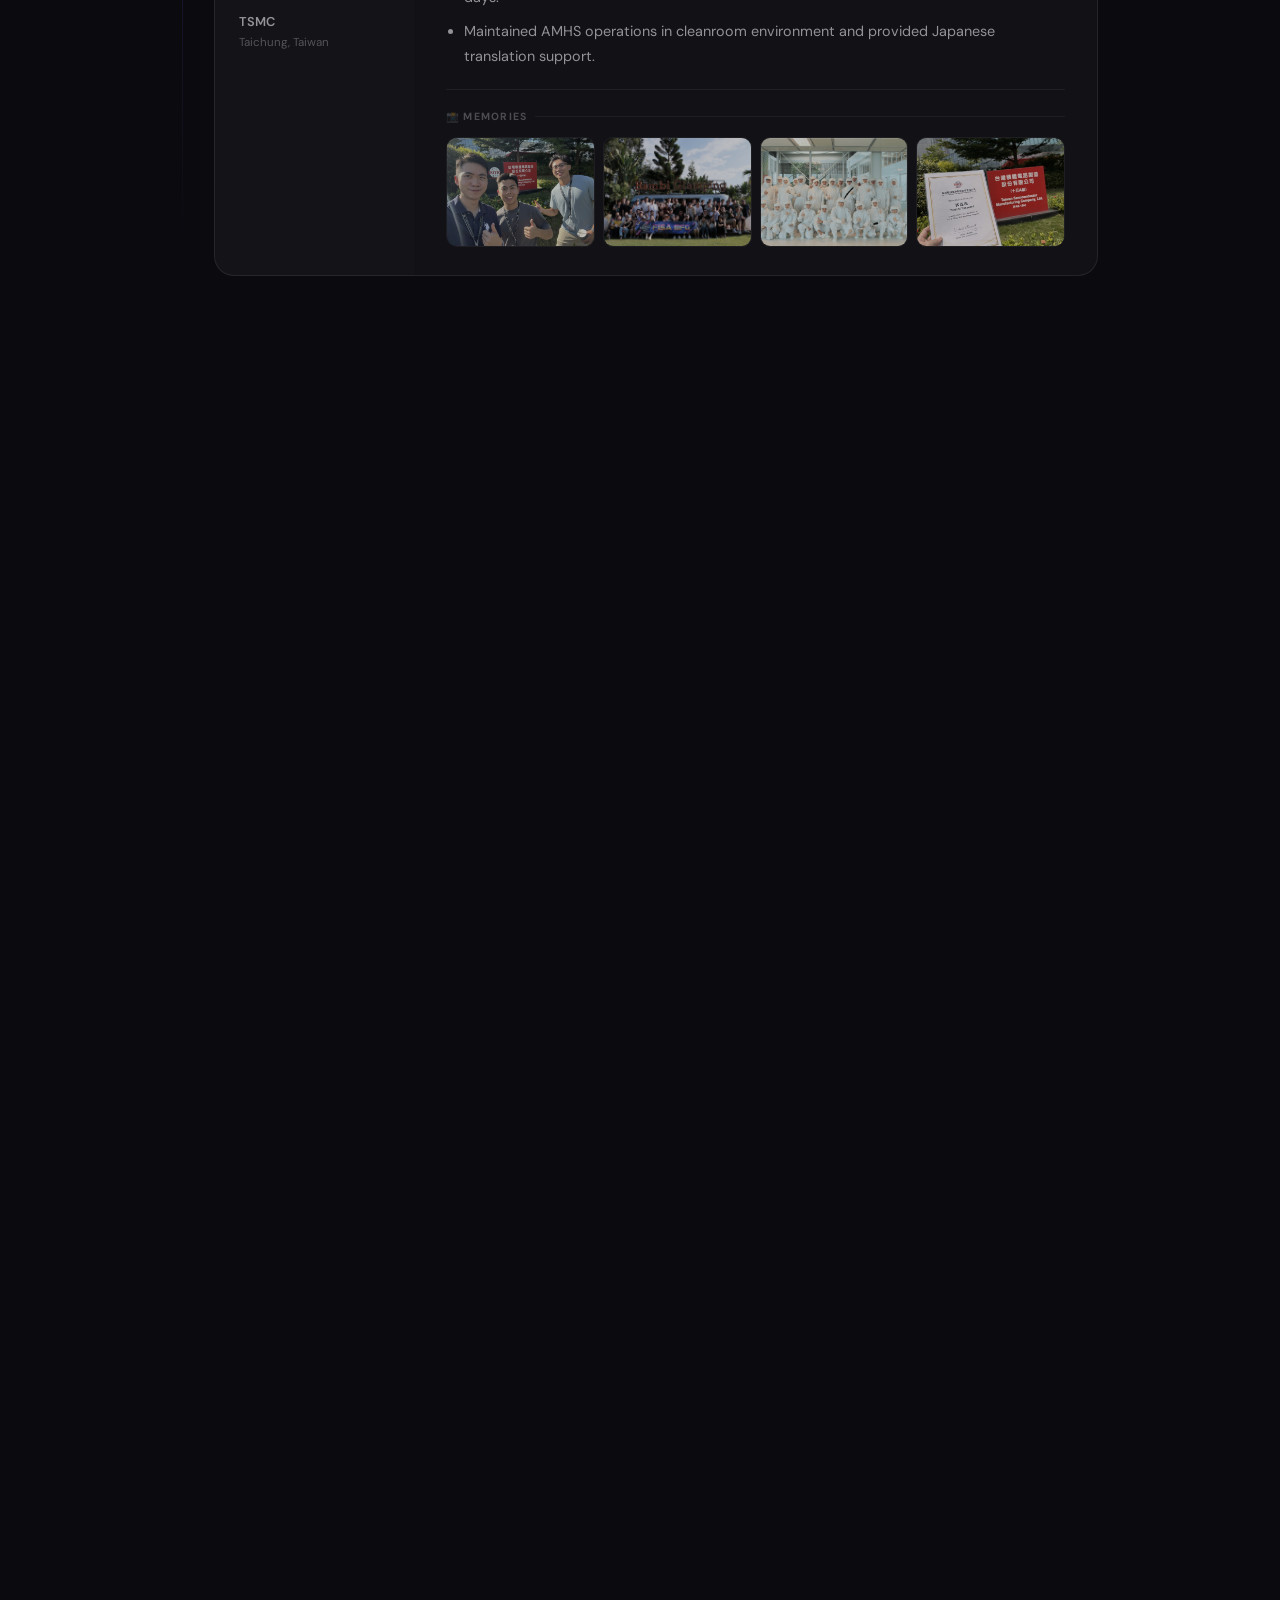
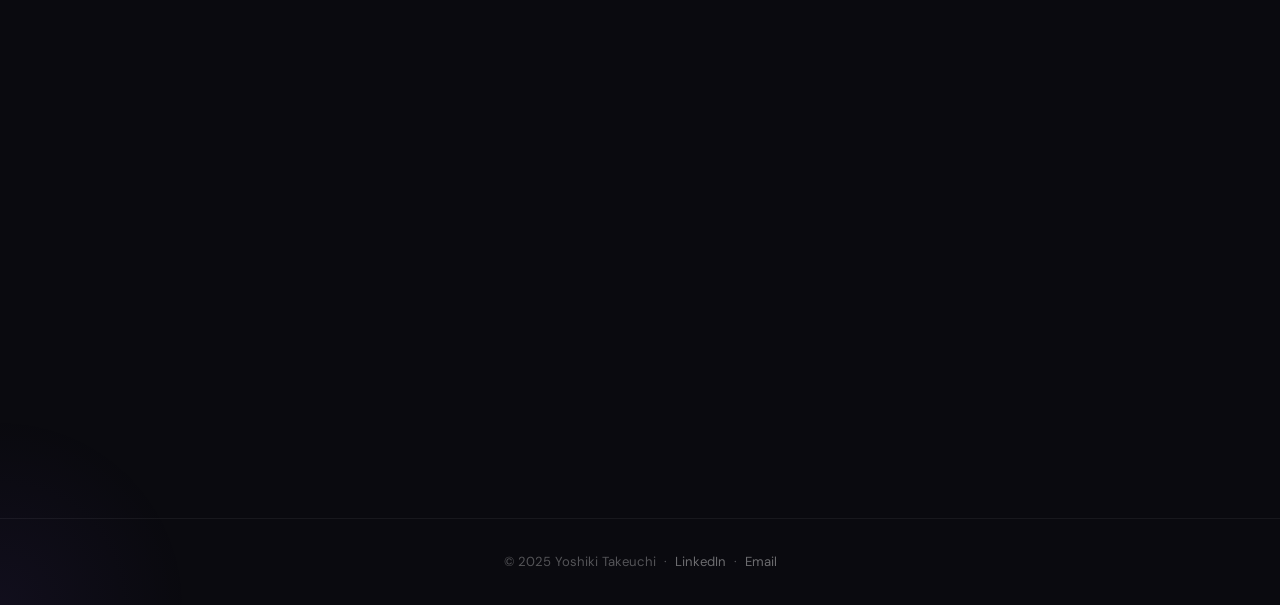
<file: resume.html>
<!DOCTYPE html>
<html lang="en">
<head>
  <meta charset="UTF-8">
  <meta name="viewport" content="width=device-width, initial-scale=1.0">
  <title>Resume — Yoshiki Takeuchi</title>
  <link rel="stylesheet" href="styles.css">
  <link href="https://fonts.googleapis.com/css2?family=DM+Sans:wght@400;500;600;700&family=DM+Serif+Display:ital@0;1&display=swap" rel="stylesheet">
  <style>

    body::before {
      content: ''; position: fixed;
      top: -15%; left: -10%; width: 55%; height: 55%;
      background: radial-gradient(ellipse, rgba(107,70,193,0.3) 0%, transparent 65%);
      filter: blur(60px); pointer-events: none; z-index: 0;
    }
    body::after {
      content: ''; position: fixed;
      bottom: -15%; right: -10%; width: 50%; height: 50%;
      background: radial-gradient(ellipse, rgba(76,81,191,0.22) 0%, transparent 65%);
      filter: blur(60px); pointer-events: none; z-index: 0;
    }

    .resume-page {
      position: relative; z-index: 1;
      max-width: 980px; margin: 0 auto;
      padding: 7rem 2rem 5rem;
    }

    /* ── Header ── */
    .resume-header {
      display: flex; flex-direction: row;
      justify-content: space-between; align-items: center;
      flex-wrap: nowrap; gap: 2rem;
      margin-bottom: 4rem;
      animation: fadeInUp 0.7s ease both;
    }
    @keyframes fadeInUp {
      from { opacity: 0; transform: translateY(20px); }
      to   { opacity: 1; transform: translateY(0); }
    }
    .resume-header-left { flex-shrink: 0; }
    .resume-header-left h1 {
      font-family: 'DM Serif Display', serif;
      font-size: clamp(2.4rem, 4vw, 3.2rem); font-weight: 400;
      background: linear-gradient(135deg, #c4b5fd, #818cf8);
      -webkit-background-clip: text; -webkit-text-fill-color: transparent;
      line-height: 1.1; margin-bottom: 0.3rem;
    }
    .resume-header-left p { font-size: 0.82rem; color: rgba(255,255,255,0.3); }
    .resume-header-right {
      display: flex; flex-direction: row; align-items: center;
      justify-content: flex-end; gap: 0.6rem; flex-wrap: wrap; flex: 1;
    }
    .header-stat {
      background: rgba(255,255,255,0.05); border: 1px solid rgba(255,255,255,0.1);
      border-radius: 100px; padding: 0.4rem 1rem;
      font-size: 0.78rem; color: rgba(255,255,255,0.5); font-weight: 500; white-space: nowrap;
    }
    .header-stat span { color: #c4b5fd; font-weight: 700; margin-right: 0.25rem; }

    /* ── Section ── */
    .resume-section { margin-bottom: 4rem; }
    .section-header { display: flex; align-items: center; gap: 0.85rem; margin-bottom: 1.75rem; }
    .section-icon {
      width: 36px; height: 36px; border-radius: 10px;
      display: flex; align-items: center; justify-content: center;
      font-size: 1rem; flex-shrink: 0;
    }
    .section-icon.purple { background: rgba(139,92,246,0.2); border: 1px solid rgba(139,92,246,0.3); }
    .section-icon.blue   { background: rgba(99,102,241,0.2);  border: 1px solid rgba(99,102,241,0.3); }
    .section-icon.pink   { background: rgba(236,72,153,0.2);  border: 1px solid rgba(236,72,153,0.3); }
    .section-icon.cyan   { background: rgba(6,182,212,0.2);   border: 1px solid rgba(6,182,212,0.3); }
    .section-label-text { font-size: 0.72rem; font-weight: 700; letter-spacing: 0.14em; text-transform: uppercase; }
    .section-label-text.purple { color: #a78bfa; }
    .section-label-text.blue   { color: #818cf8; }
    .section-label-text.pink   { color: #f472b6; }
    .section-label-text.cyan   { color: #22d3ee; }
    .section-line { flex: 1; height: 1px; background: rgba(255,255,255,0.06); }

    /* ── Timeline ── */
    .timeline { position: relative; padding-left: 2rem; }
    .timeline::before {
      content: ''; position: absolute; left: 0; top: 8px;
      width: 1px; height: calc(100% - 8px);
      background: linear-gradient(to bottom, rgba(139,92,246,0.6), rgba(139,92,246,0.1) 85%, transparent);
    }

    /* ── Experience card ── */
    .exp-card {
      position: relative; display: grid;
      grid-template-columns: 200px 1fr; gap: 0;
      margin-bottom: 1.5rem; border-radius: 20px;
      overflow: visible;
      max-width: 100%;
    }
    .exp-card::before {
      content: ''; position: absolute; left: -2rem; top: 1.6rem;
      width: 9px; height: 9px; border-radius: 50%;
      background: #a78bfa; border: 2px solid #0a0a0f;
      box-shadow: 0 0 10px rgba(167,139,250,0.6); z-index: 2;
    }
    .exp-left {
      background: rgba(255,255,255,0.04); border: 1px solid rgba(255,255,255,0.08);
      border-right: none; border-radius: 20px 0 0 20px;
      padding: 1.75rem 1.5rem; display: flex; flex-direction: column; align-items: flex-start;
    }
    .company-logo-wrap {
      width: 54px; height: 54px; background: rgba(255,255,255,0.07);
      border: 1px solid rgba(255,255,255,0.1); border-radius: 14px;
      display: flex; align-items: center; justify-content: center;
      margin-bottom: 1rem; padding: 8px; overflow: hidden;
    }
    .company-logo-wrap img { width: 100%; height: 100%; object-fit: contain; filter: brightness(1.1); }
    .exp-role { font-size: 0.82rem; font-weight: 700; color: #c4b5fd; line-height: 1.4; margin-bottom: 0.5rem; }
    .exp-date { font-size: 0.72rem; color: rgba(255,255,255,0.3); font-weight: 500; display: block; margin-bottom: 0.5rem; }
    .exp-company { font-size: 0.8rem; font-weight: 600; color: rgba(255,255,255,0.55); line-height: 1.5; }
    .exp-location { display: block; font-weight: 400; font-size: 0.72rem; color: rgba(255,255,255,0.28); margin-top: 0.2rem; }
    .exp-right {
      background: rgba(255,255,255,0.03); border: 1px solid rgba(255,255,255,0.08);
      border-left: none; border-radius: 0 20px 20px 0; padding: 1.75rem 2rem;
      min-width: 0; overflow: hidden; word-break: break-word;
    }
    .achievement-chips { display: flex; flex-wrap: wrap; gap: 0.5rem; margin-bottom: 1.1rem; }
    .achip {
      background: rgba(139,92,246,0.15); border: 1px solid rgba(139,92,246,0.3);
      color: #c4b5fd; font-size: 0.75rem; font-weight: 700;
      padding: 0.28rem 0.75rem; border-radius: 100px; white-space: nowrap;
    }
    .achip.blue { background: rgba(99,102,241,0.15); border-color: rgba(99,102,241,0.3); color: #a5b4fc; }
    .achip.green { background: rgba(34,197,94,0.12); border-color: rgba(34,197,94,0.25); color: #4ade80; }
    .exp-right ul { padding-left: 1.1rem; margin: 0; }
    .exp-right ul li { font-size: 0.9rem; color: rgba(255,255,255,0.55); line-height: 1.75; margin-bottom: 0.55rem; }
    .exp-right ul li strong { color: rgba(255,255,255,0.8); font-weight: 600; }
    .doc-btn {
      display: inline-flex; align-items: center; gap: 0.4rem; margin-top: 0.85rem;
      background: rgba(139,92,246,0.15); border: 1px solid rgba(139,92,246,0.3);
      color: #c4b5fd; font-size: 0.78rem; font-weight: 600;
      padding: 0.4rem 0.9rem; border-radius: 100px; text-decoration: none; transition: all 0.2s ease;
    }
    .doc-btn:hover { background: rgba(139,92,246,0.3); transform: translateY(-1px); }

    /* ── Photo gallery ── */
    .photo-gallery { margin-top: 1.25rem; border-top: 1px solid rgba(255,255,255,0.06); padding-top: 1.1rem; }
    .photo-gallery-label {
      font-size: 0.65rem; font-weight: 700; letter-spacing: 0.12em;
      text-transform: uppercase; color: rgba(255,255,255,0.25);
      margin-bottom: 0.75rem; display: flex; align-items: center; gap: 0.5rem;
    }
    .photo-gallery-label::after { content: ''; flex: 1; height: 1px; background: rgba(255,255,255,0.05); }
    .photo-strip { display: flex; gap: 0.5rem; border-radius: 12px; overflow: hidden; }
    .photo-strip img {
      flex: 1; height: 110px; object-fit: cover; border-radius: 10px;
      border: 1px solid rgba(255,255,255,0.07);
      transition: flex 0.45s cubic-bezier(0.4,0,0.2,1), filter 0.3s ease, border-color 0.3s ease;
      cursor: zoom-in; filter: brightness(0.75) saturate(0.85); min-width: 0;
    }
    .photo-strip img:hover { flex: 2.8; filter: brightness(1) saturate(1.15); border-color: rgba(167,139,250,0.35); }
    .photo-slot {
      flex: 1; height: 110px; border-radius: 10px;
      border: 1.5px dashed rgba(255,255,255,0.08); background: rgba(255,255,255,0.02);
      display: flex; flex-direction: column; align-items: center; justify-content: center;
      gap: 0.3rem; min-width: 0; cursor: default;
    }
    .photo-slot .slot-icon { font-size: 1.3rem; opacity: 0.4; }
    .photo-slot p { font-size: 0.6rem; color: rgba(255,255,255,0.18); text-align: center; padding: 0 0.5rem; line-height: 1.4; }

    /* ── Education card ── */
    .edu-card {
      position: relative; display: grid; grid-template-columns: 200px 1fr;
      margin-bottom: 1.5rem; border-radius: 20px;
      overflow: visible; max-width: 100%;
    }
    .edu-card::before {
      content: ''; position: absolute; left: -2rem; top: 1.6rem;
      width: 9px; height: 9px; border-radius: 50%;
      background: #818cf8; border: 2px solid #0a0a0f;
      box-shadow: 0 0 10px rgba(129,140,248,0.6); z-index: 2;
    }
    .edu-left {
      background: rgba(99,102,241,0.06); border: 1px solid rgba(99,102,241,0.12);
      border-right: none; border-radius: 20px 0 0 20px; padding: 1.75rem 1.5rem;
    }
    .edu-right {
      background: rgba(99,102,241,0.03); border: 1px solid rgba(99,102,241,0.1);
      border-left: none; border-radius: 0 20px 20px 0; padding: 1.75rem 2rem;
    }
    .edu-degree { font-size: 0.82rem; font-weight: 700; color: #a5b4fc; line-height: 1.4; margin-bottom: 0.5rem; }
    .edu-right ul li { font-size: 0.9rem; color: rgba(255,255,255,0.5); line-height: 1.75; margin-bottom: 0.5rem; }

    /* ── Leadership card ── */
    .lead-card {
      position: relative; display: grid; grid-template-columns: 200px 1fr;
      margin-bottom: 1.5rem; border-radius: 20px;
      overflow: visible; max-width: 100%;
    }
    .lead-card::before {
      content: ''; position: absolute; left: -2rem; top: 1.6rem;
      width: 9px; height: 9px; border-radius: 50%;
      background: #f472b6; border: 2px solid #0a0a0f;
      box-shadow: 0 0 10px rgba(244,114,182,0.6); z-index: 2;
    }
    .lead-left {
      background: rgba(236,72,153,0.06); border: 1px solid rgba(236,72,153,0.12);
      border-right: none; border-radius: 20px 0 0 20px; padding: 1.75rem 1.5rem;
    }
    .lead-right {
      background: rgba(236,72,153,0.03); border: 1px solid rgba(236,72,153,0.1);
      border-left: none; border-radius: 0 20px 20px 0; padding: 1.75rem 2rem;
    }
    .lead-title { font-size: 0.82rem; font-weight: 700; color: #f9a8d4; line-height: 1.4; margin-bottom: 0.35rem; }
    .lead-role { font-size: 0.75rem; font-style: italic; color: rgba(255,255,255,0.3); margin-top: 0.3rem; }
    .lead-right ul li { font-size: 0.9rem; color: rgba(255,255,255,0.5); line-height: 1.75; }

    /* ── Skills ── */
    .skills-outer { display: grid; grid-template-columns: repeat(3, 1fr); gap: 1rem; }
    .skill-group {
      position: relative; overflow: hidden;
      background: rgba(255,255,255,0.04); border: 1px solid rgba(255,255,255,0.08);
      border-radius: 18px; padding: 1.5rem;
      transition: border-color 0.3s ease, box-shadow 0.3s ease;
    }
    .skill-group:hover { border-color: rgba(167,139,250,0.2); box-shadow: 0 8px 30px rgba(0,0,0,0.3); }
    .skill-group::after {
      content: ''; position: absolute; top: 0; left: -100%; width: 60%; height: 100%;
      background: linear-gradient(90deg, transparent, rgba(255,255,255,0.03), transparent);
      transition: left 0.6s ease;
    }
    .skill-group:hover::after { left: 150%; }
    .skill-group-title {
      font-size: 0.68rem; font-weight: 700; letter-spacing: 0.1em; text-transform: uppercase;
      color: rgba(255,255,255,0.3); margin-bottom: 1rem; display: flex; align-items: center; gap: 0.5rem;
    }
    .skill-group-title img { width: 14px; height: 14px; filter: invert(1) brightness(0.5); }
    .skill-pill {
      display: inline-block; background: rgba(255,255,255,0.06); border: 1px solid rgba(255,255,255,0.09);
      color: rgba(255,255,255,0.65); font-size: 0.8rem; font-weight: 500;
      padding: 0.35rem 0.8rem; border-radius: 8px; margin: 0.25rem 0.25rem 0 0; transition: all 0.2s ease;
    }
    .skill-pill:hover { background: rgba(139,92,246,0.2); border-color: rgba(167,139,250,0.35); color: #c4b5fd; transform: translateY(-1px); }

    /* ══════════════════════════════════
       RESPONSIVE — TABLET (max 900px)
       ══════════════════════════════════ */
    @media (max-width: 900px) {
      /* Cards collapse to single column */
      .exp-card, .edu-card, .lead-card {
        grid-template-columns: 1fr;
        overflow: visible;
      }
      .exp-left, .edu-left, .lead-left {
        border-right: 1px solid rgba(255,255,255,0.08);
        border-bottom: none;
        border-radius: 20px 20px 0 0;
      }
      .exp-right, .edu-right, .lead-right {
        border-left: 1px solid rgba(255,255,255,0.08);
        border-top: none;
        border-radius: 0 0 20px 20px;
        width: 100%;
        max-width: 100%;
        overflow: hidden;
        word-break: break-word;
        overflow-wrap: break-word;
      }
      .skills-outer { grid-template-columns: 1fr 1fr; }
      .resume-header { flex-wrap: wrap; gap: 1rem; }
      .resume-header-right { justify-content: flex-start; flex-wrap: wrap; }

      /* Fix text overflow in right panels */
      .exp-right ul, .edu-right ul, .lead-right ul {
        padding-left: 1rem;
      }
      .exp-right ul li, .edu-right ul li, .lead-right ul li {
        word-break: break-word;
        overflow-wrap: break-word;
      }
      /* Achievement chips wrap properly */
      .achievement-chips { flex-wrap: wrap; }
      .achip { white-space: normal; }

      /* Photo strip scrollable on tablet */
      .photo-strip { overflow-x: auto; flex-wrap: nowrap; }
      .photo-strip img { min-width: 80px; flex: 0 0 80px; }
      .photo-slot { min-width: 80px; flex: 0 0 80px; }
    }

    /* ══════════════════════════════════
       RESPONSIVE — MOBILE (max 600px)
       ══════════════════════════════════ */
    @media (max-width: 600px) {
      .resume-page { padding: 5rem 0.75rem 3rem; }

      /* Fix body overflow */
      body { overflow-x: hidden; }

      /* Header stacks vertically */
      .resume-header {
        flex-direction: column; align-items: flex-start;
        gap: 0.85rem; margin-bottom: 2rem;
      }
      .resume-header-left h1 { font-size: 2rem; }
      .resume-header-right {
        justify-content: flex-start; flex-wrap: wrap;
        gap: 0.4rem; width: 100%;
      }
      .header-stat { font-size: 0.7rem; padding: 0.3rem 0.65rem; }
      .btn-glass-primary { width: 100%; justify-content: center; }

      /* Timeline */
      .timeline { padding-left: 1rem; }
      .exp-card::before, .edu-card::before, .lead-card::before {
        left: -1rem; width: 8px; height: 8px;
      }

      /* Cards — full width, no overflow */
      .exp-card, .edu-card, .lead-card {
        grid-template-columns: 1fr;
        width: 100%;
        overflow: visible;
      }

      /* Panels */
      .exp-left, .edu-left, .lead-left { padding: 1rem 0.9rem; }
      .exp-right, .edu-right, .lead-right {
        padding: 1rem 0.9rem;
        width: 100%;
        max-width: 100%;
        box-sizing: border-box;
        overflow: hidden;
        word-break: break-word;
        overflow-wrap: break-word;
      }

      /* Logo */
      .company-logo-wrap { width: 40px; height: 40px; }

      /* Text sizes */
      .exp-role, .edu-degree, .lead-title { font-size: 0.78rem; }
      .exp-right ul li, .edu-right ul li, .lead-right ul li { font-size: 0.83rem; line-height: 1.65; }
      .achievement-chips { gap: 0.3rem; }
      .achip { font-size: 0.68rem; padding: 0.2rem 0.55rem; }

      /* Section spacing */
      .resume-section { margin-bottom: 2.5rem; }
      .section-header { margin-bottom: 1.25rem; }

      /* Skills single column */
      .skills-outer { grid-template-columns: 1fr; gap: 0.75rem; }
      .skill-group { padding: 1.1rem; }

      /* Photos */
      .photo-strip img, .photo-slot { height: 80px; }
    }

    /* ══════════════════════════════════
       RESPONSIVE — SMALL PHONES (380px)
       ══════════════════════════════════ */
    @media (max-width: 380px) {
      .resume-page { padding: 5rem 0.6rem 2.5rem; }
      .resume-header-left h1 { font-size: 1.9rem; }
      .exp-left, .edu-left, .lead-left,
      .exp-right, .edu-right, .lead-right { padding: 0.9rem 0.75rem; }
      .achievement-chips .achip { font-size: 0.62rem; padding: 0.18rem 0.45rem; }
    }

    /* ══════════════════════════════════
       RESPONSIVE — LANDSCAPE PHONE
       ══════════════════════════════════ */
    @media (max-height: 500px) and (orientation: landscape) {
      .resume-page { padding: 4.5rem 1.5rem 2rem; }
      .exp-card, .edu-card, .lead-card { grid-template-columns: 160px 1fr; }
      .exp-left, .edu-left, .lead-left {
        border-right: none; border-bottom: none; border-radius: 20px 0 0 20px;
      }
      .exp-right, .edu-right, .lead-right {
        border-left: none; border-top: none; border-radius: 0 20px 20px 0;
      }
    }
  </style>
</head>
<body>

  <header class="navbar">
    <div class="logo">Yoshiki Takeuchi</div>
    <button class="nav-toggle" id="nav-toggle" aria-label="Toggle menu">
      <span></span><span></span><span></span>
    </button>
    <nav id="main-nav">
      <ul>
        <li><a href="index.html" class="nav-link">Home</a></li>
        <li><a href="resume.html" class="nav-link active">Resume</a></li>
        <li><a href="projects.html" class="nav-link">Projects</a></li>
        <li><a href="research.html" class="nav-link">Research</a></li>
        <li><a href="contact.html" class="nav-link">Contact</a></li>
      </ul>
    </nav>
  </header>

  <main class="resume-page">

    <!-- Header -->
    <div class="resume-header">
      <div class="resume-header-left">
        <h1>Resume</h1>
        <p>Last updated · March 2026</p>
      </div>
      <div class="resume-header-right">
        <div class="header-stat"><span>3×</span>Internships</div>
        <div class="header-stat"><span>4+</span>Years Experience</div>
        <div class="header-stat"><span>3</span>Languages</div>
        <div class="header-stat"><span>6+</span>Projects</div>
        <a href="assets/docs/Full Time Resume - Yoshiki Takeuchi.pdf" class="btn-glass-primary" download>
          📄 Download PDF
        </a>
      </div>
    </div>

    <!-- ══ INTERNSHIP EXPERIENCE ══ -->
    <section class="resume-section reveal">
      <div class="section-header">
        <div class="section-icon purple">💼</div>
        <span class="section-label-text purple">Internship Experience</span>
        <div class="section-line"></div>
      </div>
      <div class="timeline">

        <!-- Micron -->
        <div class="exp-card reveal">
          <div class="exp-left">
            <div class="company-logo-wrap">
              <img src="assets/images/Micron-Logo.png" alt="Micron">
            </div>
            <p class="exp-role">Advanced Packaging Thinning Process Engineer Intern</p>
            <span class="exp-date">July – Aug 2025</span>
            <p class="exp-company">Micron Technology<span class="exp-location">Taichung, Taiwan</span></p>
          </div>
          <div class="exp-right">
            <div class="achievement-chips">
              <span class="achip green">↑ Uniformity +<span data-count="41" data-prefix="0." data-suffix="%">0.41%</span></span>
              <span class="achip green">↓ TTV <span data-count="526" data-suffix=" Å">526 Å</span></span>
              <span class="achip">HBM Packaging</span>
              <span class="achip blue">DOE · CMP</span>
            </div>
            <ul>
              <li>Improved wafer uniformity and total thickness variation (TTV) for <strong>High Bandwidth Memory (HBM)</strong> packaging using Design of Experiment (DOE) with 25 blanket silicon wafers.</li>
              <li>Conducted wafer correlation analysis using a correlation matrix to reduce incoming wafer noise and improve data consistency for CMP experiments.</li>
              <li>Developed HBM process flow summary presentation showcasing PWF, Advanced Packaging, and CMP expertise.</li>
              <li>Enhanced wafer uniformity by 0.41% and reduced TTV by 526 Å, improving HBM wafer thinning process performance.</li>
            </ul>
            <a href="assets/docs/Yoshiki Takeuchi Intern Project - CMP Swing Improvement.pdf" target="_blank" class="doc-btn">📽 View Project Presentation</a>
            <div class="photo-gallery">
              <p class="photo-gallery-label">📸 Memories</p>
              <div class="photo-strip">
                <img src="assets/images/Micron1.jpeg" alt="Micron 1" onerror="this.style.display='none';this.nextElementSibling.style.display='flex';">
                <div class="photo-slot" style="display:none"><span class="slot-icon">📷</span><p>Micron1.jpeg</p></div>
                <img src="assets/images/Micron2.jpg" alt="Micron 2" onerror="this.style.display='none';this.nextElementSibling.style.display='flex';">
                <div class="photo-slot" style="display:none"><span class="slot-icon">📷</span><p>Micron2.JPG</p></div>
                <img src="assets/images/Micron3.jpeg" alt="Micron 3" onerror="this.style.display='none';this.nextElementSibling.style.display='flex';">
                <div class="photo-slot" style="display:none"><span class="slot-icon">📷</span><p>Micron3.jpeg</p></div>
                <img src="assets/images/Micron4.jpeg" alt="Micron 4" onerror="this.style.display='none';this.nextElementSibling.style.display='flex';">
                <div class="photo-slot" style="display:none"><span class="slot-icon">📷</span><p>Micron4.jpeg</p></div>
                <img src="assets/images/Micron5.jpeg" alt="Micron 5" onerror="this.style.display='none';this.nextElementSibling.style.display='flex';">
                <div class="photo-slot" style="display:none"><span class="slot-icon">📷</span><p>Micron5.jpeg</p></div>
                <img src="assets/images/Micron6.jpg" alt="Micron 6" onerror="this.style.display='none';this.nextElementSibling.style.display='flex';">
                <div class="photo-slot" style="display:none"><span class="slot-icon">📷</span><p>Micron6.JPG</p></div>
              </div>
            </div>
          </div>
        </div>

        <!-- TSMC Process Integration -->
        <div class="exp-card reveal">
          <div class="exp-left">
            <div class="company-logo-wrap">
              <img src="assets/images/Tsmc.svg.png" alt="TSMC">
            </div>
            <p class="exp-role">Process Integration Engineer Intern</p>
            <span class="exp-date">June – Aug 2024</span>
            <p class="exp-company">TSMC<span class="exp-location">Taichung, Taiwan</span></p>
          </div>
          <div class="exp-right">
            <div class="achievement-chips">
              <span class="achip">N28 Technology</span>
              <span class="achip blue">FEOL · BEOL</span>
              <span class="achip">MRAM Case Study</span>
              <span class="achip blue">High-k · Metal Gate</span>
            </div>
            <ul>
              <li>Assessed FEOL and BEOL process flows, including High-K dielectric, metal gate, SiGe Loop, and Nisisalicide Loop to optimize process.</li>
              <li>Investigated MRAM integration challenges, analyzing temperature-dependent coercive field reduction and plasma effects on magnetic tunnel junction stability.</li>
              <li>Leveraged Grain-Orientation Induced Work Function Variation in nanoscale metal-gate transistors to analyze device performance.</li>
            </ul>
            <div class="photo-gallery">
              <p class="photo-gallery-label">📸 Memories</p>
              <div class="photo-strip">
                <img src="assets/images/TSMC2_1.jpg" alt="TSMC 2024 1" onerror="this.style.display='none';this.nextElementSibling.style.display='flex';">
                <div class="photo-slot" style="display:none"><span class="slot-icon">📷</span><p>TSMC2_1.JPG</p></div>
                <img src="assets/images/TSMC2_2.jpeg" alt="TSMC 2024 2" onerror="this.style.display='none';this.nextElementSibling.style.display='flex';">
                <div class="photo-slot" style="display:none"><span class="slot-icon">📷</span><p>TSMC2_2.jpeg</p></div>
              </div>
            </div>
          </div>
        </div>

        <!-- TSMC Intelligent Manufacturing -->
        <div class="exp-card reveal">
          <div class="exp-left">
            <div class="company-logo-wrap">
              <img src="assets/images/Tsmc.svg.png" alt="TSMC">
            </div>
            <p class="exp-role">Intelligent Manufacturing Engineer Intern</p>
            <span class="exp-date">July – Aug 2023</span>
            <p class="exp-company">TSMC<span class="exp-location">Taichung, Taiwan</span></p>
          </div>
          <div class="exp-right">
            <div class="achievement-chips">
              <span class="achip green">↓ Queue Time <span data-count="28" data-suffix="%">28%</span></span>
              <span class="achip green">↓ Cycle Time <span data-count="1" data-prefix="0." data-suffix=" days">0.1 days</span></span>
              <span class="achip blue">Python · Markov Chain</span>
            </div>
            <ul>
              <li>Engineered a <strong>Python-driven Markov Chain model</strong> that reduced wafer queue times by 28%, significantly enhancing production efficiency.</li>
              <li>Led the "Auto Target" project for <strong>N28 eFlash technology</strong>, reducing cycle times by 0.1 days.</li>
              <li>Maintained AMHS operations in cleanroom environment and provided Japanese translation support.</li>
            </ul>
            <div class="photo-gallery">
              <p class="photo-gallery-label">📸 Memories</p>
              <div class="photo-strip">
                <img src="assets/images/TSMC1_1.jpeg" alt="TSMC 2023 1" onerror="this.style.display='none';this.nextElementSibling.style.display='flex';">
                <div class="photo-slot" style="display:none"><span class="slot-icon">📷</span><p>TSMC1_1.jpeg</p></div>
                <img src="assets/images/TSMC1_2.jpg" alt="TSMC 2023 2" onerror="this.style.display='none';this.nextElementSibling.style.display='flex';">
                <div class="photo-slot" style="display:none"><span class="slot-icon">📷</span><p>TSMC1_2.JPG</p></div>
                <img src="assets/images/TSMC1_3.png" alt="TSMC 2023 3" onerror="this.style.display='none';this.nextElementSibling.style.display='flex';">
                <div class="photo-slot" style="display:none"><span class="slot-icon">📷</span><p>TSMC1_3.PNG</p></div>
                <img src="assets/images/TSMC1_4.jpg" alt="TSMC 2023 4" onerror="this.style.display='none';this.nextElementSibling.style.display='flex';">
                <div class="photo-slot" style="display:none"><span class="slot-icon">📷</span><p>TSMC1_4.JPG</p></div>
              </div>
            </div>
          </div>
        </div>

      </div>
    </section>

    <!-- ══ EDUCATION ══ -->
    <section class="resume-section reveal">
      <div class="section-header">
        <div class="section-icon blue">🎓</div>
        <span class="section-label-text blue">Education</span>
        <div class="section-line"></div>
      </div>
      <div class="timeline">

        <div class="edu-card reveal">
          <div class="edu-left">
            <div class="company-logo-wrap" style="border-color:rgba(99,102,241,0.2);">
              <img src="assets/images/cal_logo.png" alt="UC Berkeley">
            </div>
            <p class="edu-degree">Master of Engineering in MSE</p>
            <span class="exp-date">2026 – 2027</span>
            <p class="exp-company">University of California, Berkeley<span class="exp-location">Berkeley, CA</span></p>
          </div>
          <div class="edu-right">
            <div class="achievement-chips">
              <span class="achip blue">Semiconductors</span>
              <span class="achip blue">Thin Film</span>
            </div>
            <ul>
              <li>MEng Fung Excellence Scholarship.</li>
              <li>Concentration in Semiconductors & Photonics.</li>
              <li>Coursework and research focus to be updated as program begins in Fall 2026.</li>
            </ul>
          </div>
        </div>

        <div class="edu-card reveal">
          <div class="edu-left">
            <div class="company-logo-wrap" style="border-color:rgba(99,102,241,0.2);">
              <img src="assets/images/Purdue_Boilermakers_logo.svg.png" alt="Purdue">
            </div>
            <p class="edu-degree">B.S. in Electrical & Computer Engineering</p>
            <span class="exp-date">2021 – 2025</span>
            <p class="exp-company">Purdue University<span class="exp-location">West Lafayette, IN</span></p>
          </div>
          <div class="edu-right">
            <div class="achievement-chips">
              <span class="achip blue">Semiconductor Research</span>
              <span class="achip blue">Teaching Assistant</span>
            </div>
            <ul>
              <li>Coursework: Digital System Design, Linear Circuit Analysis, Verilog on FPGA, Microprocessor Systems, Semiconductor Devices, Nanoelectronics, Electromagnetics.</li>
              <li>Research focus on Semiconductor Fabrication at Birck Nanotechnology Center.</li>
              <li>Undergraduate Teaching Assistant for ENGR131/132.</li>
            </ul>
            <a href="assets/docs/Purdue BSEE Diploma.pdf" target="_blank" class="doc-btn">👨🏻‍🎓 View Diploma</a>

          </div>
        </div>

      </div>
    </section>

    <!-- ══ LEADERSHIP ══ -->
    <section class="resume-section reveal">
      <div class="section-header">
        <div class="section-icon pink">🌟</div>
        <span class="section-label-text pink">Leadership & Extracurricular</span>
        <div class="section-line"></div>
      </div>
      <div class="timeline">

        <div class="lead-card reveal">
          <div class="lead-left">
            <p class="lead-title">Alpha Phi Omega</p>
            <span class="exp-date">2023 – 2024</span>
            <p class="exp-company">National Service Fraternity<span class="exp-location">West Lafayette, IN</span></p>
            <p class="lead-role">Active Member · Pledge Trainer Buddy</p>
          </div>
          <div class="lead-right">
            <ul>
              <li>Completed <strong><span data-count="35" data-suffix=" hours">35 hours</span></strong> of community service per semester, organizing Fall 2023 pledge events as Pledge Trainer Buddy.</li>
            </ul>
          </div>
        </div>

        <div class="lead-card reveal">
          <div class="lead-left">
            <p class="lead-title">Purdue Philharmonic Orchestra</p>
            <span class="exp-date">2021 – 2022</span>
            <p class="exp-company">Purdue University<span class="exp-location">West Lafayette, IN</span></p>
            <p class="lead-role">Second Violinist</p>
          </div>
          <div class="lead-right">
            <ul>
              <li>Performed in the <strong>"Let Music Alive"</strong> European tour in summer 2022, playing in multiple concerts with the Purdue orchestra across Europe.</li>
            </ul>
          </div>
        </div>

      </div>
    </section>

    <!-- ══ TECHNICAL SKILLS ══ -->
    <section class="resume-section reveal">
      <div class="section-header">
        <div class="section-icon cyan">⚡</div>
        <span class="section-label-text cyan">Technical Skills</span>
        <div class="section-line"></div>
      </div>
      <div class="skills-outer">

        <div class="skill-group">
          <div class="skill-group-title">
            <img src="assets/images/programming_language_logo.png" alt="">Programming
          </div>
          <span class="skill-pill">Python</span>
          <span class="skill-pill">C Programming</span>
          <span class="skill-pill">MATLAB</span>
          <span class="skill-pill">SystemVerilog</span>
          <span class="skill-pill">Assembly</span>
          <span class="skill-pill">Linux</span>
        </div>

        <div class="skill-group">
          <div class="skill-group-title">
            <img src="assets/images/language_logo.png" alt="">Languages
          </div>
          <span class="skill-pill">English</span>
          <span class="skill-pill">Chinese</span>
          <span class="skill-pill">Japanese</span>
        </div>

        <div class="skill-group">
          <div class="skill-group-title">
            <img src="assets/images/tools_logo.svg" alt="">Software & Tools
          </div>
          <span class="skill-pill">LTspice</span>
          <span class="skill-pill">STM32CubeIDE</span>
          <span class="skill-pill">KiCad</span>
          <span class="skill-pill">PCB Layout</span>
          <span class="skill-pill">Oscilloscopes</span>
          <span class="skill-pill">Digital Multimeters</span>
          <span class="skill-pill">Power Supply</span>
          <span class="skill-pill">Microsoft Office</span>
        </div>

      </div>
    </section>

  </main>

  <footer class="site-footer">
    © 2025 Yoshiki Takeuchi &nbsp;·&nbsp;
    <a href="https://www.linkedin.com/in/yoshiki-takeuchi-6a8500245" target="_blank">LinkedIn</a> &nbsp;·&nbsp;
    <a href="mailto:ytakeuch92416@gmail.com">Email</a>
  </footer>

  <script src="assets/js/main.js"></script>
</body>
</html>
</file>
<file: styles.css>
/* ============================================================
   GLOBAL RESET
   ============================================================ */
   * { margin: 0; padding: 0; box-sizing: border-box; }
   html { scroll-behavior: smooth; }
   
   body {
     font-family: 'DM Sans', sans-serif;
     background: #0a0a0f;
     color: rgba(255,255,255,0.85);
     font-size: 1rem;
     line-height: 1.7;
     overflow-x: hidden;
   }
   
   /* ============================================================
      NAVBAR — glass
      ============================================================ */
   .navbar {
     position: fixed;
     top: 0; left: 0; right: 0;
     z-index: 200;
     display: flex;
     justify-content: space-between;
     align-items: center;
     padding: 1rem 2.5rem;
     background: rgba(255,255,255,0.06);
     backdrop-filter: blur(24px) saturate(180%);
     -webkit-backdrop-filter: blur(24px) saturate(180%);
     border-bottom: 1px solid rgba(255,255,255,0.1);
     transition: transform 0.3s ease;
   }
   
   .logo {
     font-family: 'DM Serif Display', serif;
     font-size: 1.2rem;
     color: rgba(255,255,255,0.95);
     letter-spacing: -0.01em;
   }
   
   .navbar ul {
     list-style: none;
     display: flex;
     gap: 0.25rem;
     margin: 0; padding: 0;
   }
   
   .navbar a {
     text-decoration: none;
     color: rgba(255,255,255,0.65);
     font-size: 0.88rem;
     font-weight: 500;
     padding: 0.45rem 0.9rem;
     border-radius: 100px;
     transition: all 0.2s ease;
     position: relative;
   }
   
   .navbar a:hover,
   .navbar a.active {
     color: #fff;
     background: rgba(255,255,255,0.12);
   }
   
   /* Hamburger */
   .nav-toggle {
     display: none;
     flex-direction: column;
     gap: 5px;
     cursor: pointer;
     background: none;
     border: none;
     padding: 4px;
   }
   .nav-toggle span {
     display: block; width: 22px; height: 2px;
     background: rgba(255,255,255,0.8);
     border-radius: 2px; transition: all 0.3s ease;
   }
   
   /* ============================================================
      SHARED PAGE WRAPPER
      ============================================================ */
   .page-wrapper {
     max-width: 1100px;
     margin: 0 auto;
     padding: 7rem 2rem 5rem;
   }
   
   /* ============================================================
      SHARED PAGE HEADER BANNER
      ============================================================ */
   .page-banner {
     position: relative;
     overflow: hidden;
     padding: 7rem 2rem 4rem;
     text-align: center;
   }
   
   .page-banner::before {
     content: '';
     position: absolute;
     top: -100px; left: 50%;
     transform: translateX(-50%);
     width: 600px; height: 400px;
     background: radial-gradient(ellipse, rgba(107,70,193,0.35) 0%, transparent 65%);
     filter: blur(40px);
     pointer-events: none;
   }
   
   .page-banner-label {
     font-size: 0.72rem;
     font-weight: 700;
     letter-spacing: 0.14em;
     text-transform: uppercase;
     color: #a78bfa;
     margin-bottom: 0.75rem;
   }
   
   .page-banner h1 {
     font-family: 'DM Serif Display', serif;
     font-size: clamp(2.4rem, 5vw, 3.6rem);
     font-weight: 400;
     color: #fff;
     line-height: 1.1;
     margin-bottom: 0.75rem;
   }
   
   .page-banner p {
     font-size: 1rem;
     color: rgba(255,255,255,0.5);
     max-width: 500px;
     margin: 0 auto;
   }
   
   /* ============================================================
      GLASS CARD — reusable
      ============================================================ */
   .glass-card {
     background: rgba(255,255,255,0.05);
     backdrop-filter: blur(24px) saturate(160%);
     -webkit-backdrop-filter: blur(24px) saturate(160%);
     border: 1px solid rgba(255,255,255,0.1);
     border-radius: 20px;
     box-shadow: 0 8px 40px rgba(0,0,0,0.4), 0 0 0 1px rgba(255,255,255,0.04) inset;
     transition: transform 0.3s ease, box-shadow 0.3s ease, border-color 0.3s ease;
   }
   
   .glass-card:hover {
     transform: translateY(-4px);
     box-shadow: 0 16px 60px rgba(0,0,0,0.5), 0 0 30px rgba(107,70,193,0.15);
     border-color: rgba(255,255,255,0.18);
   }
   
   /* ============================================================
      GLASS BUTTON
      ============================================================ */
   .btn-glass-primary {
     background: rgba(139,92,246,0.85);
     backdrop-filter: blur(10px);
     color: #fff;
     padding: 0.75rem 1.75rem;
     border-radius: 100px;
     font-weight: 600;
     font-size: 0.88rem;
     text-decoration: none;
     border: 1px solid rgba(167,139,250,0.5);
     box-shadow: 0 4px 20px rgba(107,70,193,0.4);
     transition: all 0.25s ease;
     display: inline-flex;
     align-items: center;
     gap: 0.4rem;
   }
   .btn-glass-primary:hover {
     background: rgba(139,92,246,1);
     transform: translateY(-2px);
     box-shadow: 0 8px 30px rgba(107,70,193,0.6);
   }
   
   .btn-glass-outline {
     background: rgba(255,255,255,0.07);
     backdrop-filter: blur(10px);
     color: rgba(255,255,255,0.85);
     padding: 0.75rem 1.75rem;
     border-radius: 100px;
     font-weight: 600;
     font-size: 0.88rem;
     text-decoration: none;
     border: 1px solid rgba(255,255,255,0.18);
     transition: all 0.25s ease;
     display: inline-flex;
     align-items: center;
     gap: 0.4rem;
   }
   .btn-glass-outline:hover {
     background: rgba(255,255,255,0.12);
     transform: translateY(-2px);
     border-color: rgba(255,255,255,0.3);
   }
   
   /* ============================================================
      GRADIENT TEXT
      ============================================================ */
   .gradient-text {
     background: linear-gradient(135deg, #c4b5fd, #818cf8, #a78bfa);
     -webkit-background-clip: text;
     -webkit-text-fill-color: transparent;
     background-clip: text;
   }
   
   .gradient-text-alt {
     background: linear-gradient(135deg, #818cf8, #c4b5fd);
     -webkit-background-clip: text;
     -webkit-text-fill-color: transparent;
     background-clip: text;
   }
   
   /* ============================================================
      TAGS
      ============================================================ */
   .tags {
     display: flex;
     flex-wrap: wrap;
     gap: 0.45rem;
     margin-bottom: 1.25rem;
   }
   .tags span {
     background: rgba(255,255,255,0.07);
     border: 1px solid rgba(255,255,255,0.14);
     color: rgba(255,255,255,0.7);
     font-size: 0.65rem;
     font-weight: 700;
     letter-spacing: 0.1em;
     padding: 0.3rem 0.8rem;
     border-radius: 100px;
     text-transform: uppercase;
     transition: all 0.2s ease;
   }
   .tags span:hover {
     background: rgba(107,70,193,0.4);
     color: #fff;
     border-color: rgba(107,70,193,0.6);
   }
   
   /* ============================================================
      ANIMATIONS
      ============================================================ */
   .reveal {
     opacity: 0;
     transform: translateY(24px);
     transition: opacity 0.6s ease, transform 0.6s ease;
   }
   .reveal.visible { opacity: 1; transform: translateY(0); }
   
   .reveal-stagger > * {
     opacity: 0;
     transform: translateY(20px);
     transition: opacity 0.5s ease, transform 0.5s ease;
   }
   .reveal-stagger.visible > *:nth-child(1) { opacity:1; transform:translateY(0); transition-delay:0s; }
   .reveal-stagger.visible > *:nth-child(2) { opacity:1; transform:translateY(0); transition-delay:0.12s; }
   .reveal-stagger.visible > *:nth-child(3) { opacity:1; transform:translateY(0); transition-delay:0.24s; }
   
   .typed-word {
     border-right: 2px solid #a78bfa;
     padding-right: 3px;
     animation: blink 0.75s step-end infinite;
     font-style: italic;
   }
   @keyframes blink { 50% { border-color: transparent; } }
   
   @keyframes fadeInUp {
     from { opacity: 0; transform: translateY(20px); }
     to   { opacity: 1; transform: translateY(0); }
   }
   
   @keyframes morphBlob {
     0%, 100% { border-radius: 40% 60% 55% 45% / 45% 40% 60% 55%; }
     33%       { border-radius: 58% 42% 40% 60% / 60% 55% 45% 40%; }
     66%       { border-radius: 45% 55% 60% 40% / 40% 60% 45% 55%; }
   }
   
   /* ============================================================
      FOOTER
      ============================================================ */
   .site-footer {
     text-align: center;
     padding: 2rem;
     border-top: 1px solid rgba(255,255,255,0.06);
     color: rgba(255,255,255,0.3);
     font-size: 0.82rem;
   }
   .site-footer a {
     color: rgba(255,255,255,0.4);
     text-decoration: none;
     transition: color 0.2s ease;
   }
   .site-footer a:hover { color: #a78bfa; }
   
   /* ============================================================
      RESPONSIVE
      ============================================================ */
   @media (max-width: 900px) {
     .navbar { padding: 1rem 1.5rem; }
     .page-wrapper { padding: 6rem 1.5rem 4rem; }
   }
   
   @media (max-width: 600px) {
     .navbar { padding: 0.85rem 1.25rem; }
     .nav-toggle { display: flex; }
     .navbar nav {
       display: none;
       position: absolute;
       top: 60px; left: 0; right: 0;
       background: rgba(10,10,15,0.96);
       backdrop-filter: blur(20px);
       padding: 1rem 0;
       border-bottom: 1px solid rgba(255,255,255,0.08);
       z-index: 99;
     }
     .navbar nav.open { display: block; }
     .navbar ul { flex-direction: column; gap: 0; align-items: center; }
     .navbar ul li { width: 100%; text-align: center; }
     .navbar a { display: block; padding: 0.85rem 1rem; border-radius: 0; }
     .page-wrapper { padding: 5rem 1rem 3rem; }
     .page-banner { padding: 5.5rem 1.25rem 3rem; }
     .page-banner h1 { font-size: 2.2rem; }
   }
   
   @media (max-height: 500px) and (orientation: landscape) {
     .page-wrapper { padding: 4.5rem 2rem 2rem; }
   }
</file>
